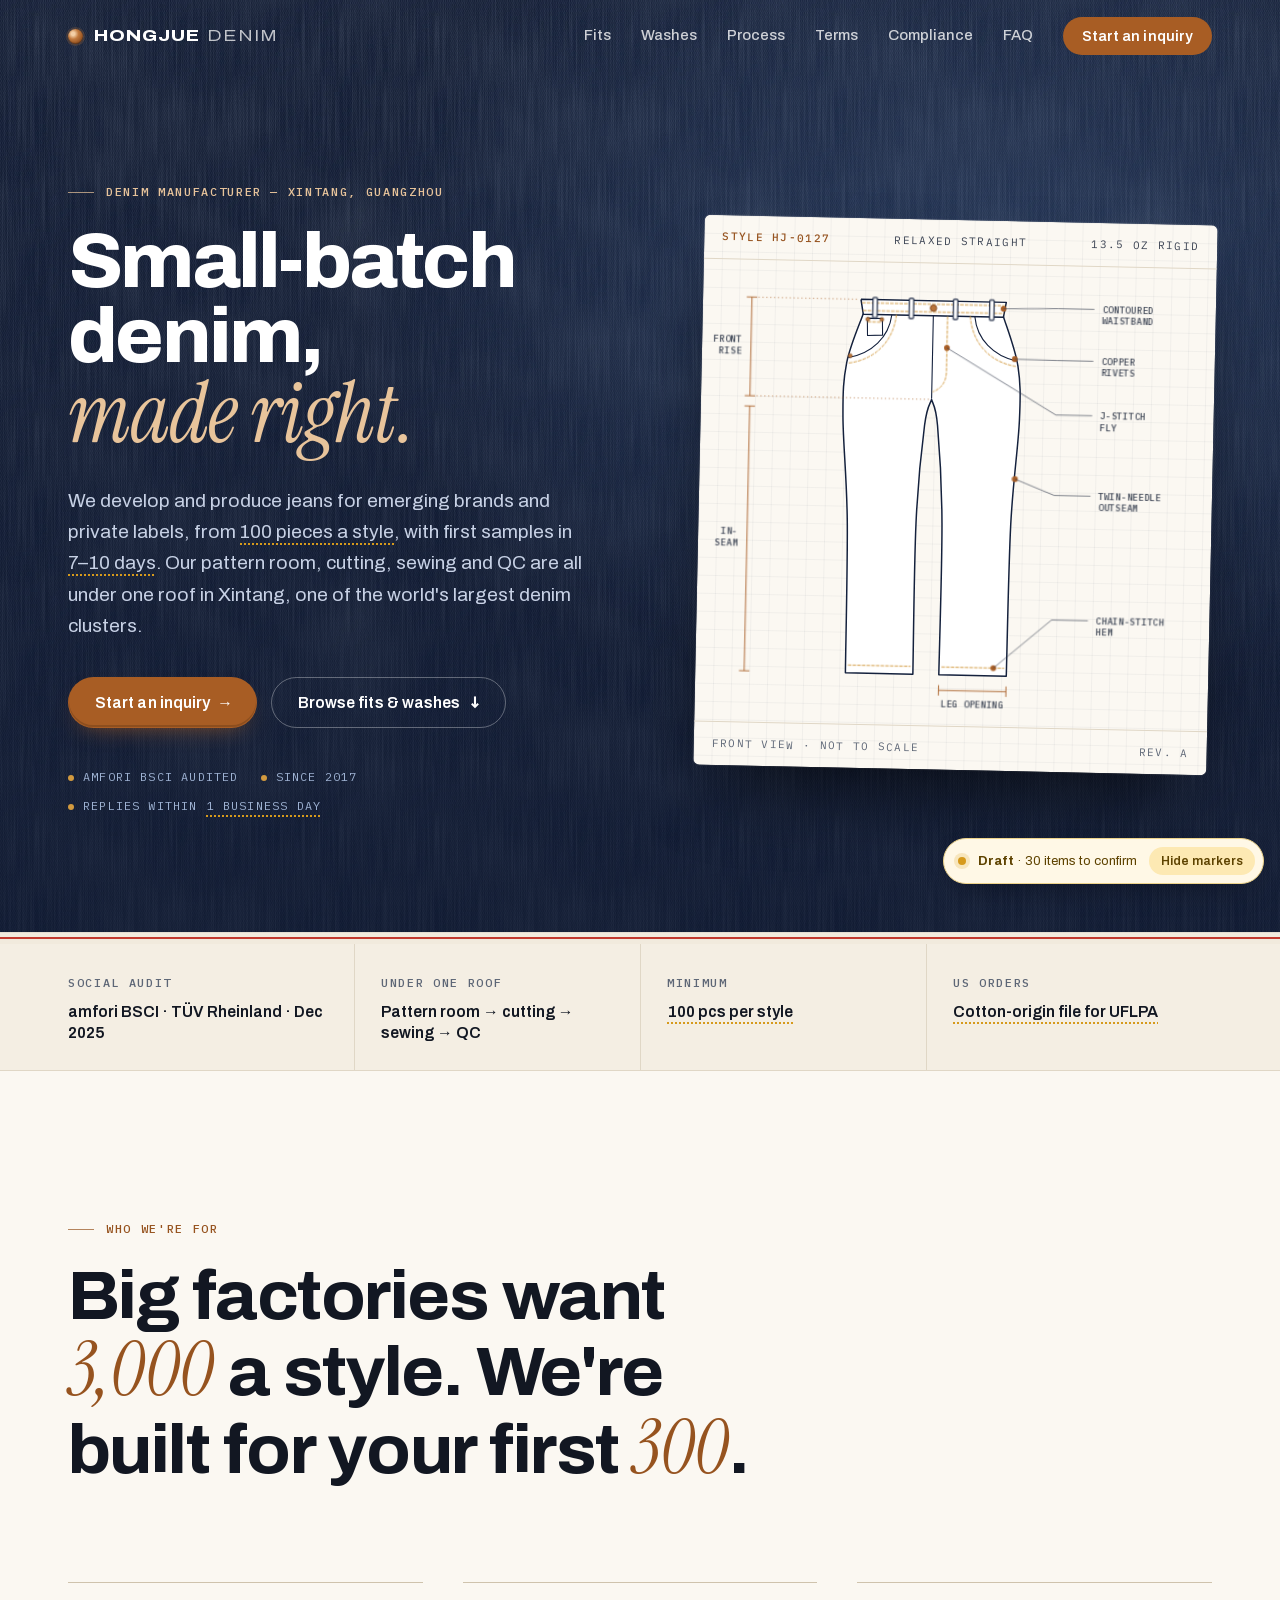
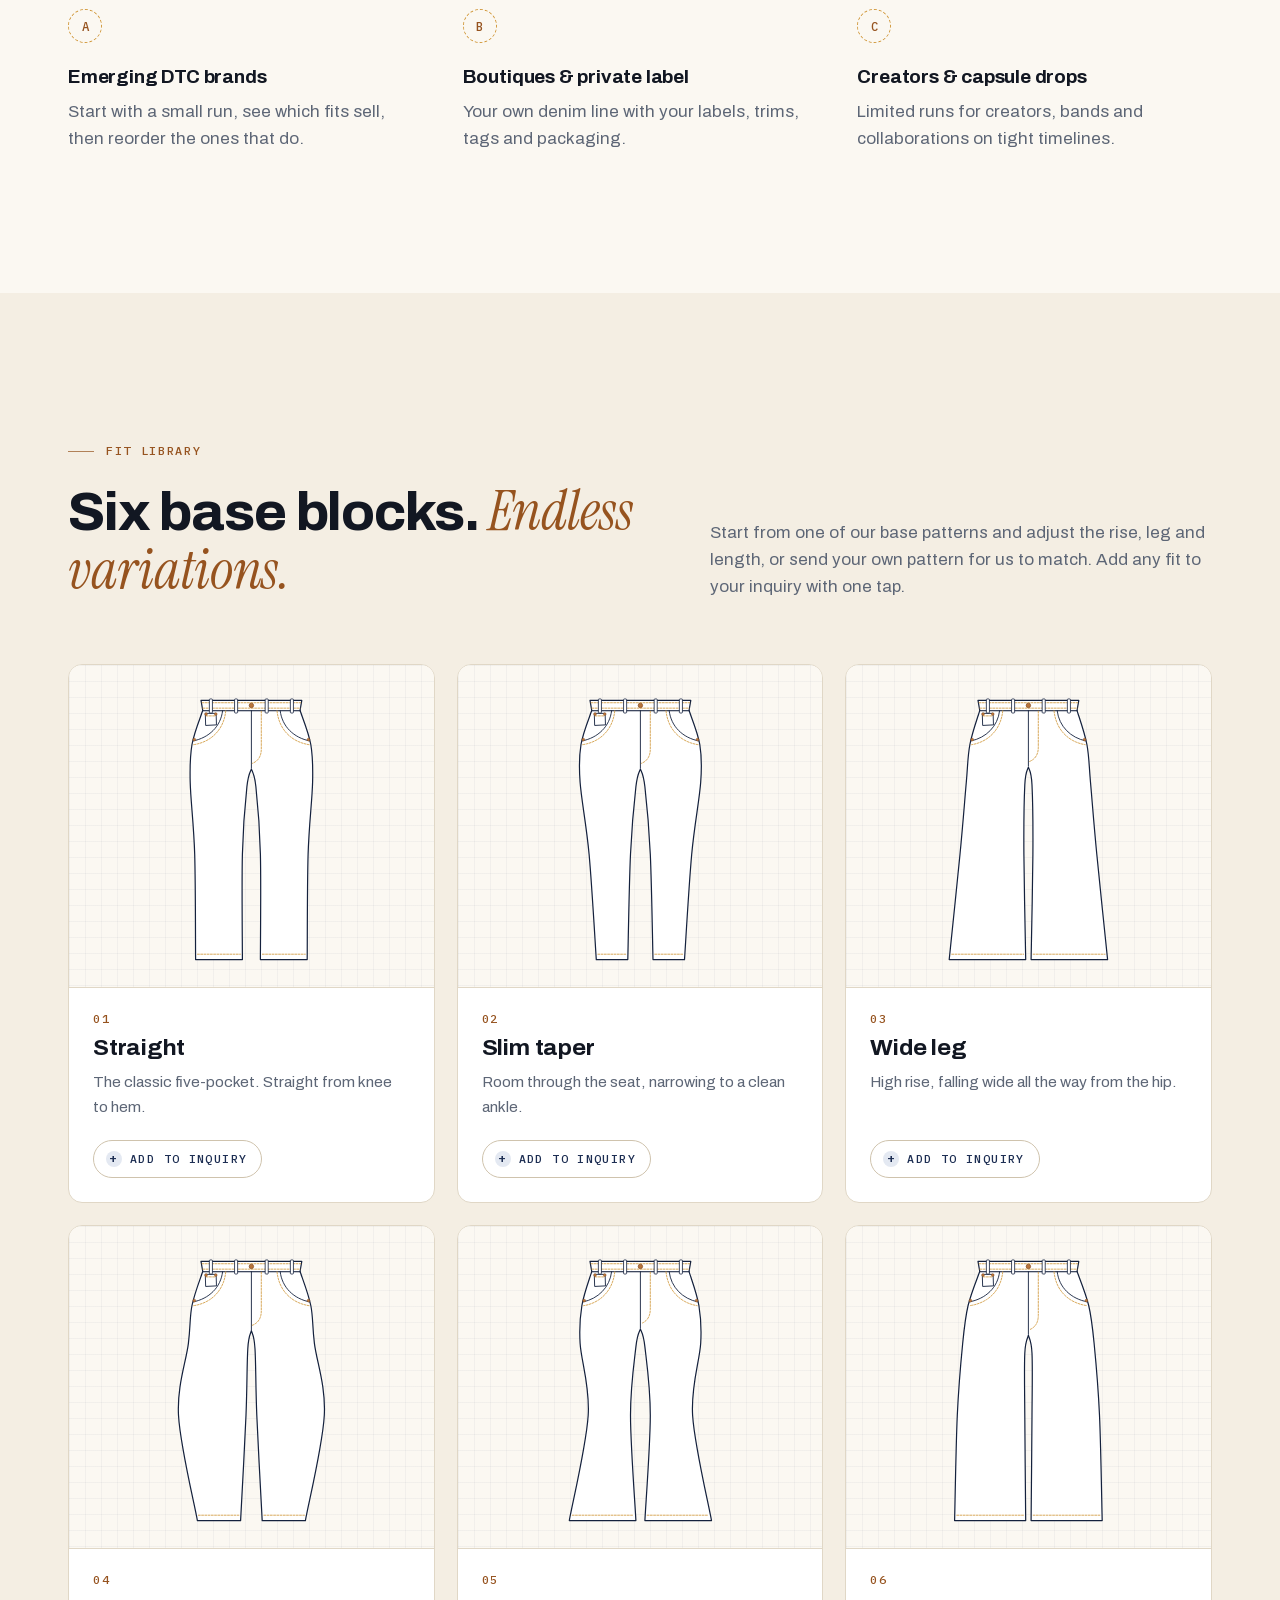
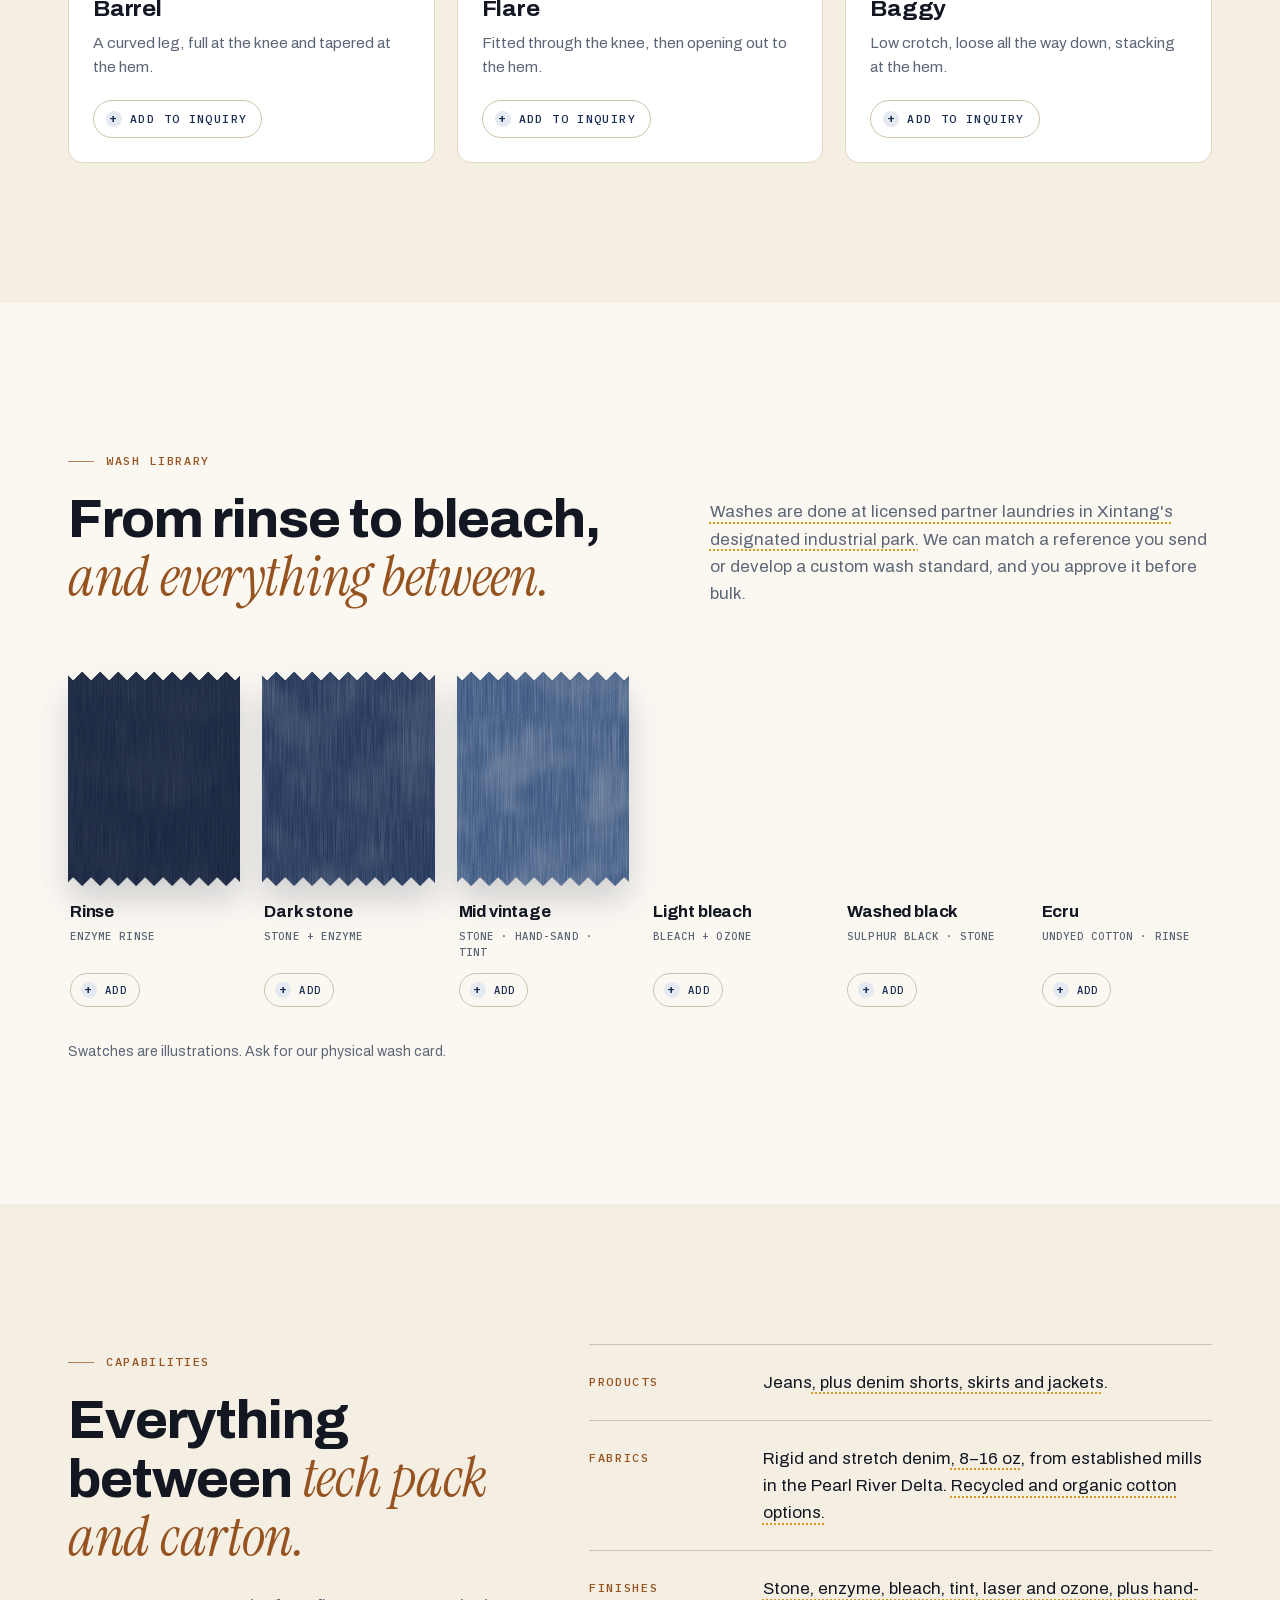
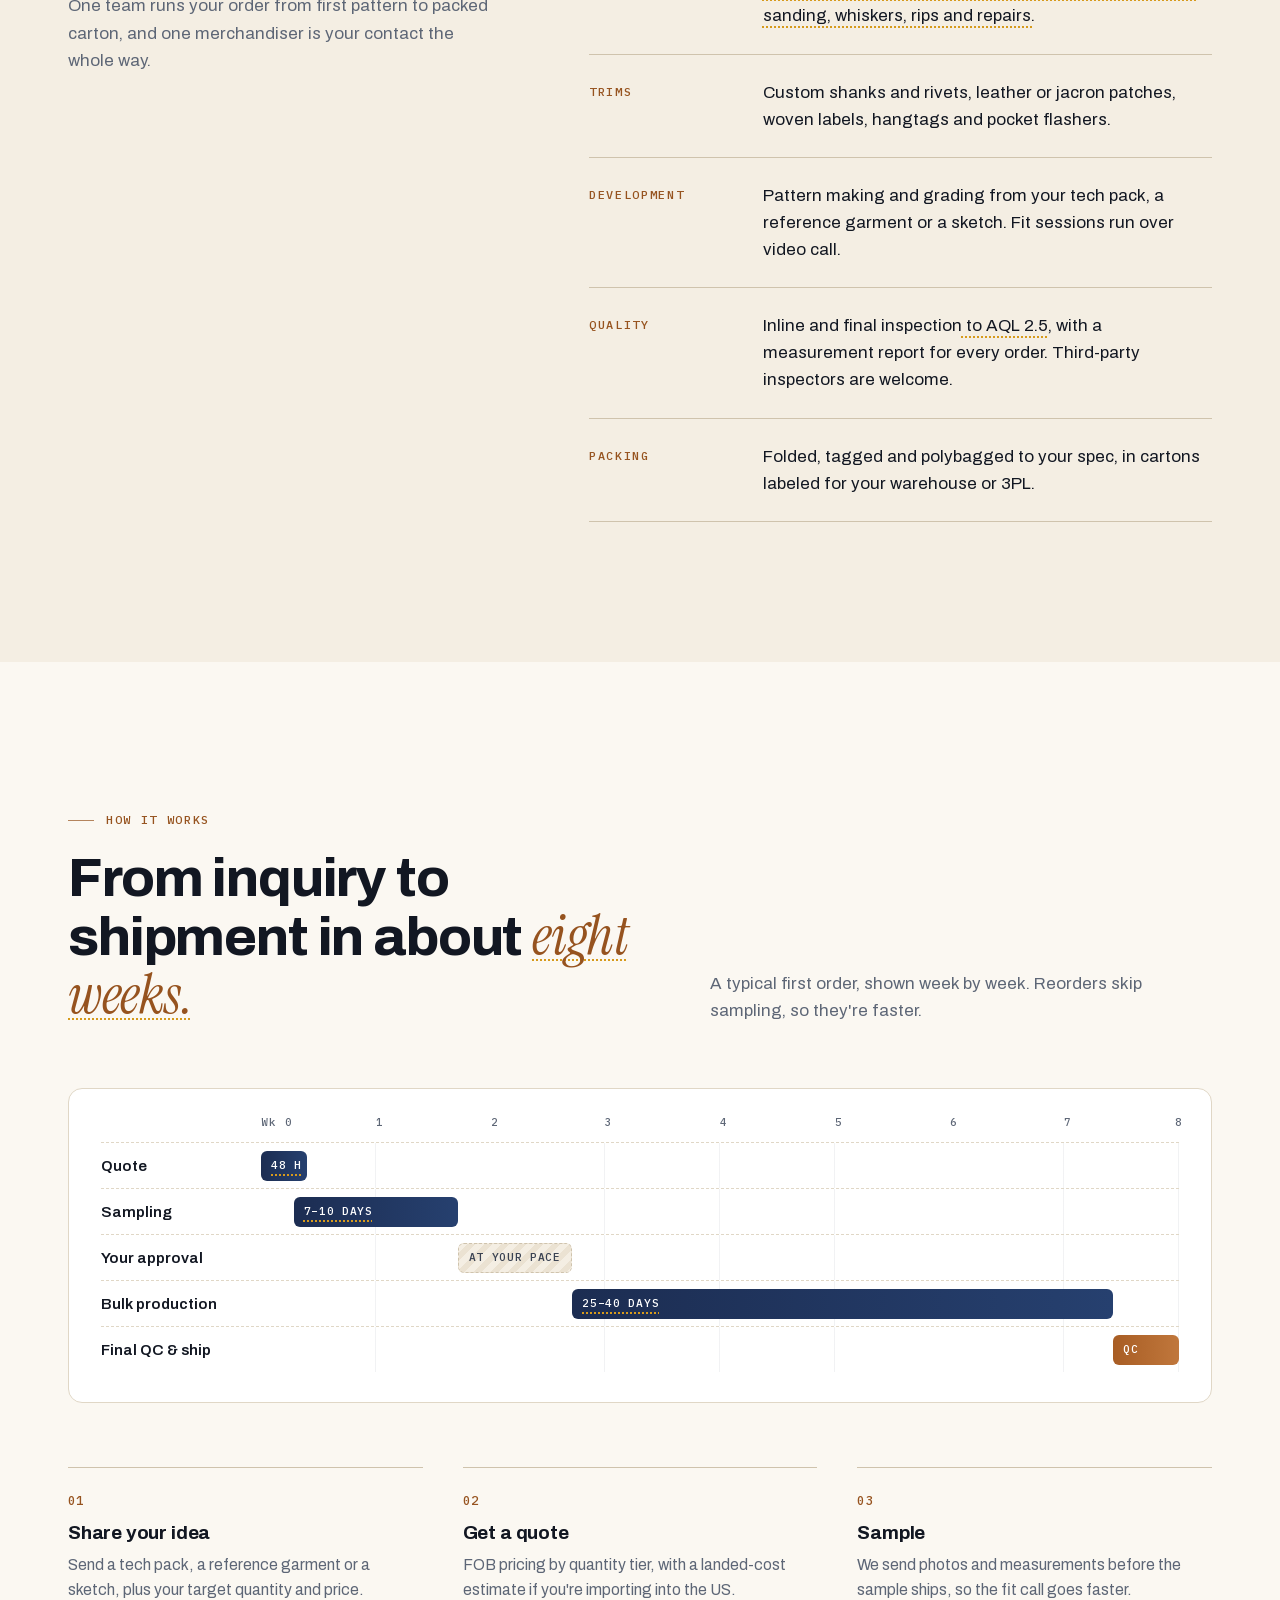
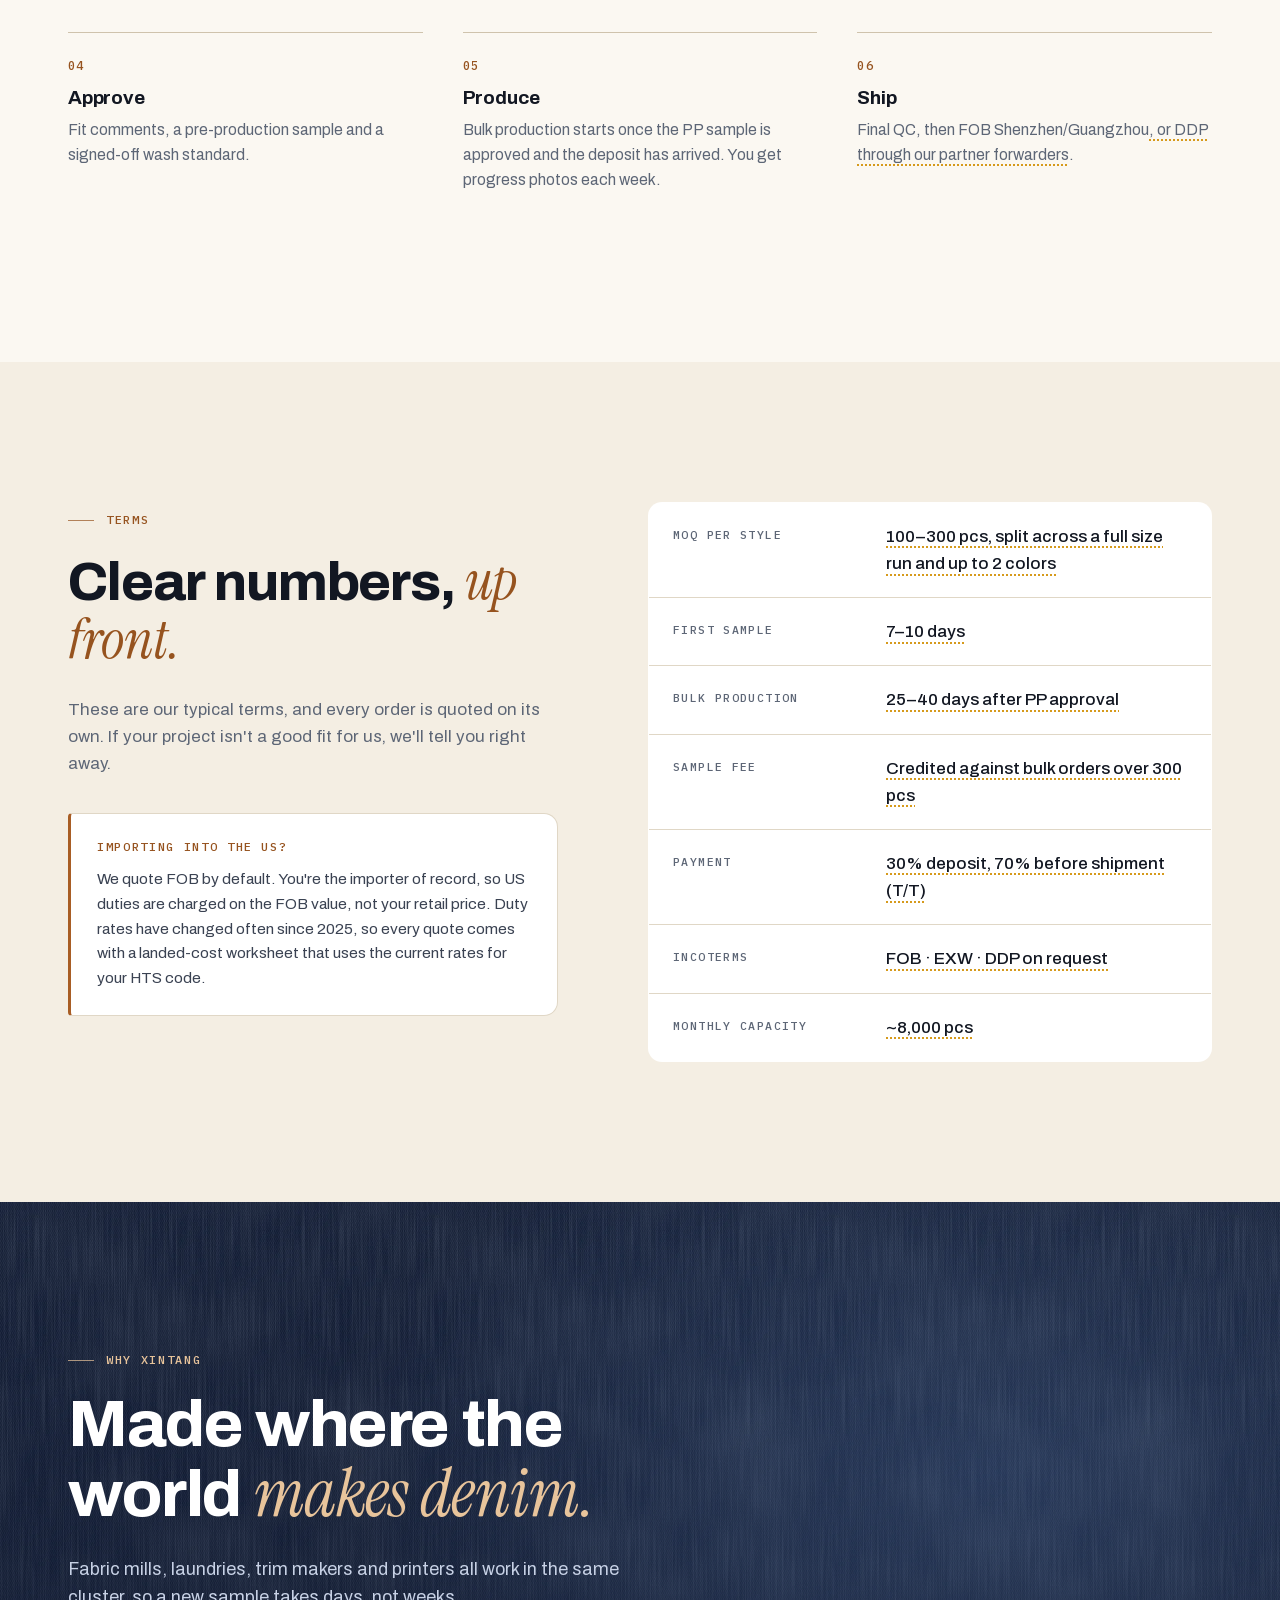
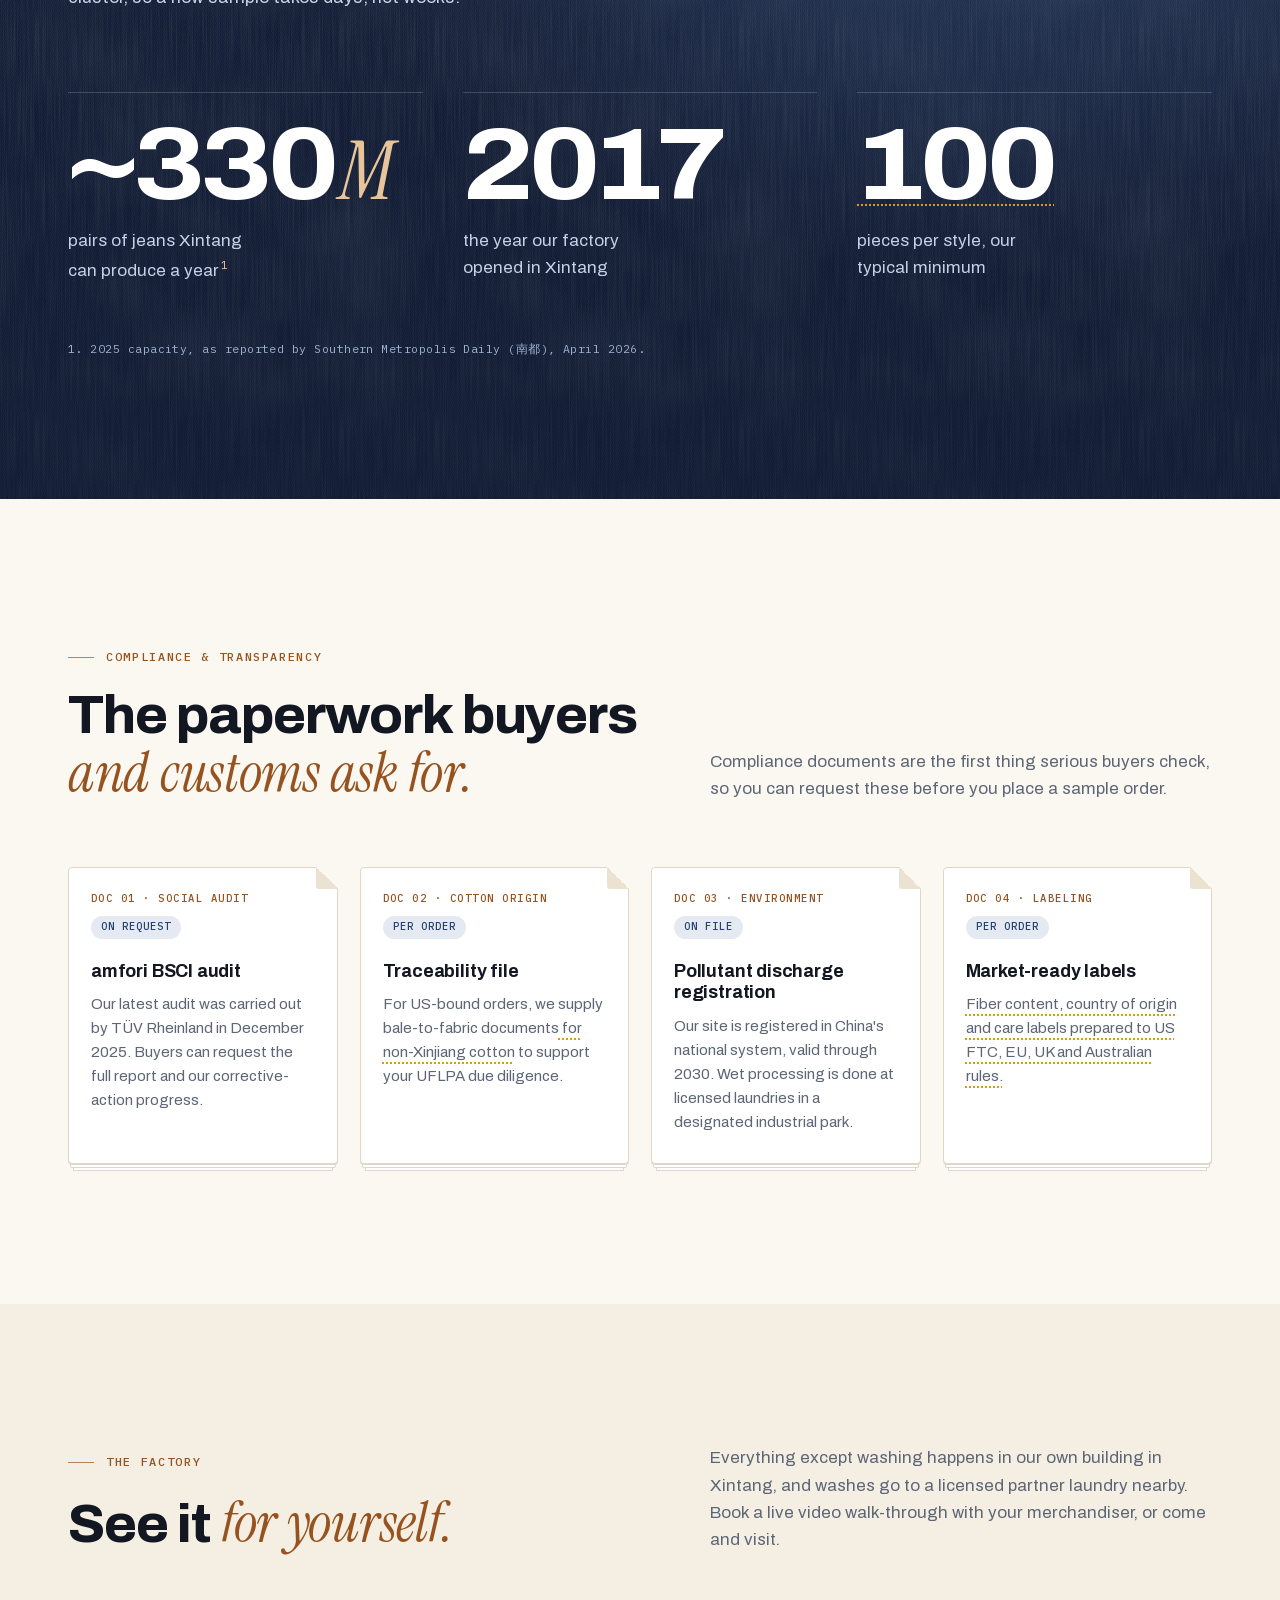
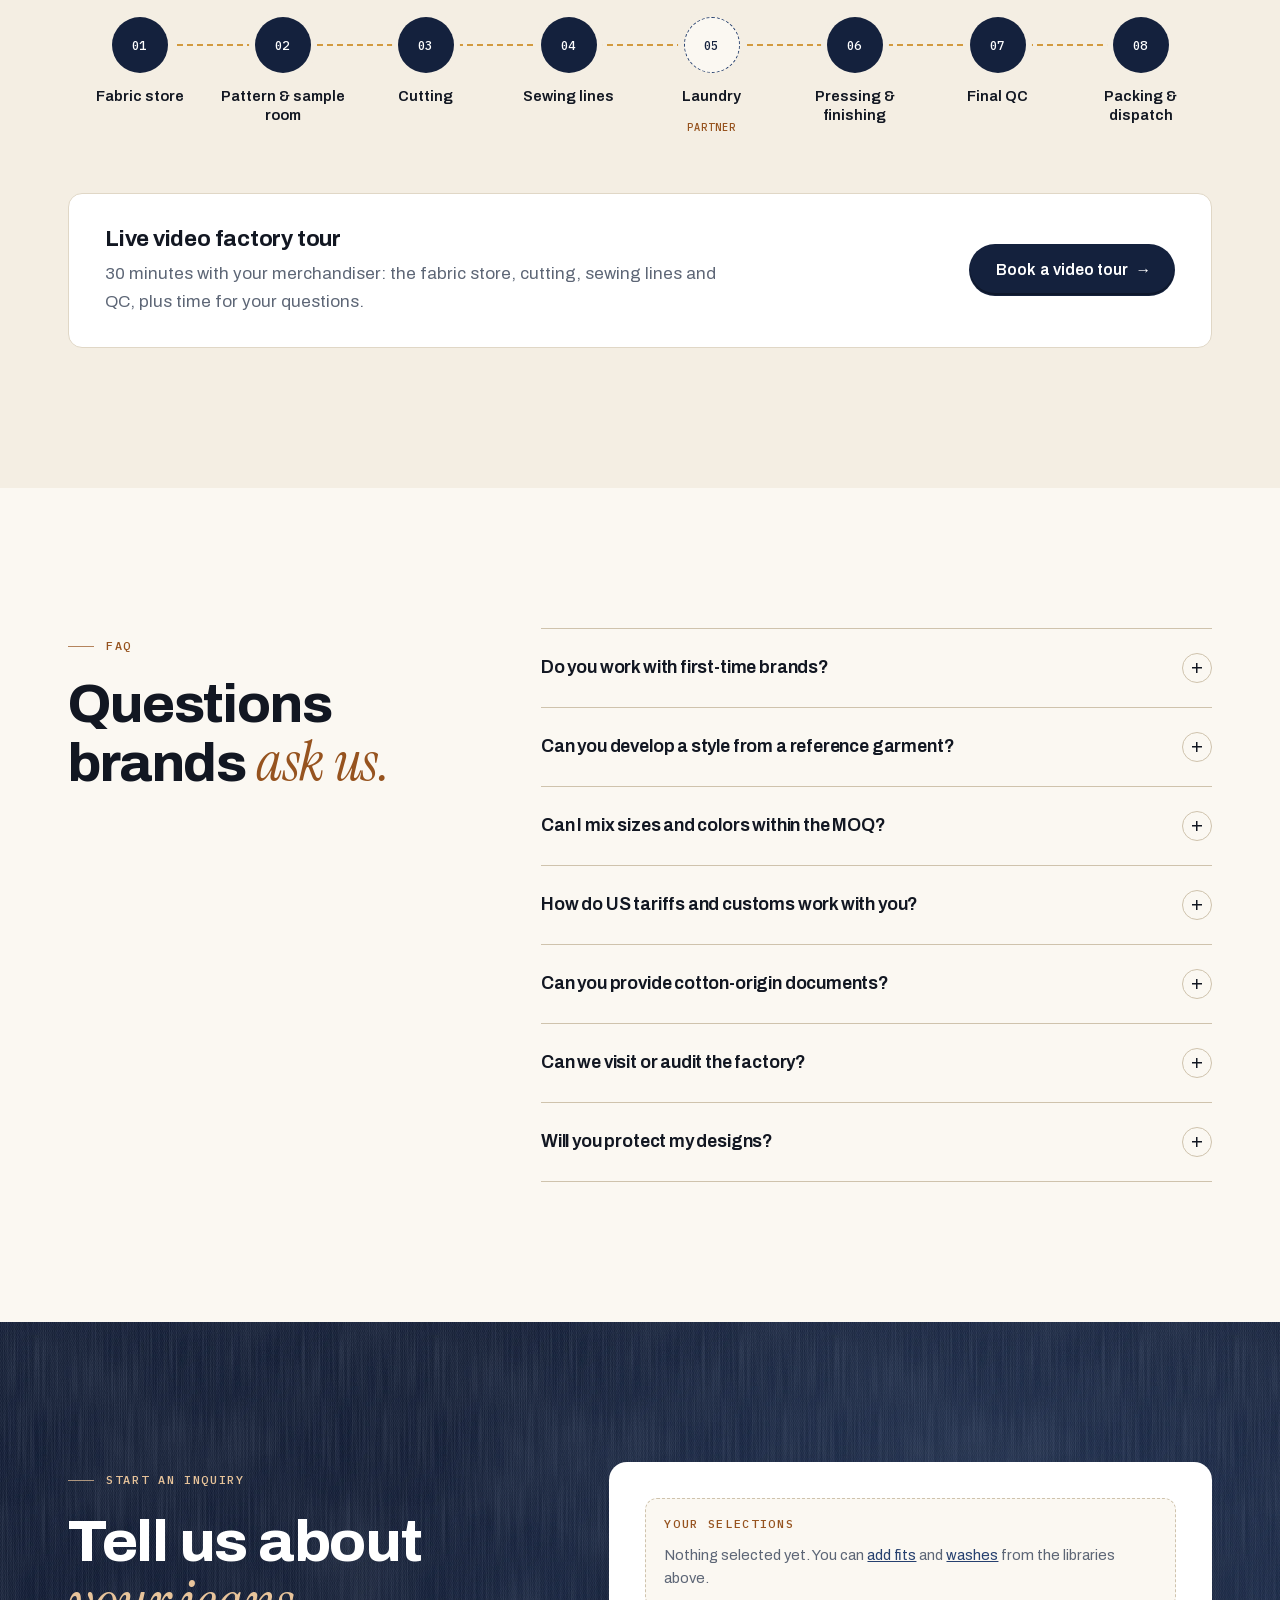
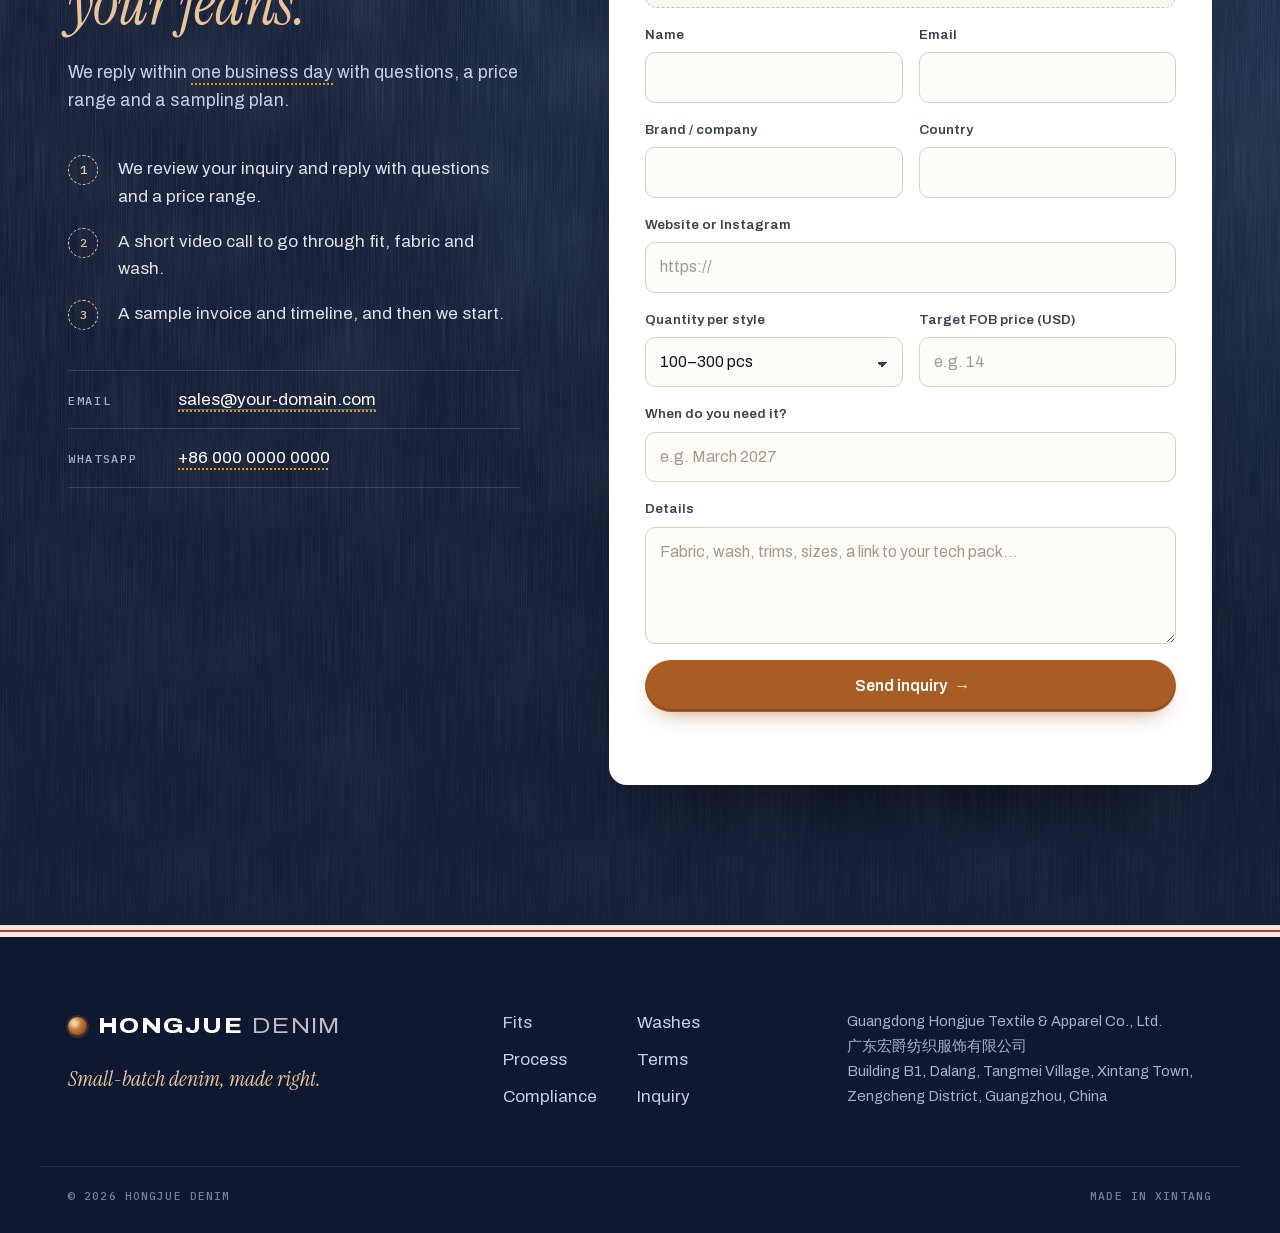
<file: jeans-export/website/index.html>
<!doctype html>
<html lang="en">
<head>
  <meta charset="utf-8">
  <meta name="viewport" content="width=device-width, initial-scale=1">
  <title>Hongjue Denim · Small-Batch Jeans Manufacturer in Xintang, Guangzhou</title>
  <meta name="description" content="Small-batch jeans manufacturer in Xintang, Guangzhou for emerging brands and private labels. Low MOQ, fast sampling, in-house pattern room, cutting, sewing and QC. amfori BSCI audited.">
  <meta name="theme-color" content="#14213d">
  <!-- After you buy a domain, uncomment and fill in: -->
  <!-- <link rel="canonical" href="https://www.your-domain.com/"> -->
  <meta property="og:type" content="website">
  <meta property="og:title" content="Hongjue Denim · Small-batch jeans manufacturer">
  <meta property="og:description" content="Low-MOQ denim development and production for emerging brands. Xintang, Guangzhou. amfori BSCI audited.">
  <!-- After launch, make this an absolute URL, e.g. https://www.your-domain.com/assets/img/og-image.png -->
  <meta property="og:image" content="assets/img/og-image.png">
  <meta name="twitter:card" content="summary_large_image">
  <link rel="icon" href="assets/img/favicon.svg" type="image/svg+xml">
  <link rel="preload" href="assets/fonts/archivo-normal-100-900.woff2" as="font" type="font/woff2" crossorigin>
  <link rel="stylesheet" href="assets/css/styles.css">
  <script>document.documentElement.classList.add('js')</script>
  <script type="application/ld+json">
  {
    "@context": "https://schema.org",
    "@type": "Organization",
    "name": "Guangdong Hongjue Textile & Apparel Co., Ltd.",
    "alternateName": ["Hongjue Denim", "广东宏爵纺织服饰有限公司"],
    "foundingDate": "2017",
    "description": "Small-batch jeans manufacturer for emerging brands and private labels.",
    "address": {
      "@type": "PostalAddress",
      "streetAddress": "Building B1, Dalang, Tangmei Village, Xintang Town, Zengcheng District",
      "addressLocality": "Guangzhou",
      "addressRegion": "Guangdong",
      "addressCountry": "CN"
    }
  }
  </script>
</head>

<!-- DRAFT MODE
     Text wrapped in <span class="tbd"> is an estimate that still has to be confirmed.
     When everything is confirmed, change <body class="draft"> to <body> — the markers and the draft pill disappear. -->
<body class="draft">
  <a class="skip-link" href="#main">Skip to content</a>

  <header class="site-header" data-header>
    <div class="wrap header-inner">
      <a href="#top" class="wordmark" aria-label="Hongjue Denim, back to top">
        <span class="rivet" aria-hidden="true"></span>
        <span class="wordmark-text">Hongjue<span>Denim</span></span>
      </a>
      <button class="nav-toggle" aria-expanded="false" aria-controls="site-nav">
        <span class="nav-toggle-bars" aria-hidden="true"></span><span class="sr-only">Menu</span>
      </button>
      <nav id="site-nav" class="site-nav" aria-label="Main">
        <a href="#fits">Fits</a>
        <a href="#washes">Washes</a>
        <a href="#process">Process</a>
        <a href="#terms">Terms</a>
        <a href="#compliance">Compliance</a>
        <a href="#faq">FAQ</a>
        <a href="#quote" class="btn btn-sm">Start an inquiry <span class="pick-count" data-pick-count hidden></span></a>
      </nav>
    </div>
  </header>

  <main id="main">

    <!-- ============ HERO ============ -->
    <section class="hero denim" id="top">
      <div class="wrap hero-grid">
        <div class="hero-copy">
          <p class="kicker">Denim manufacturer &mdash; Xintang, Guangzhou</p>
          <h1><span class="nowrap">Small-batch</span> denim, <em>made right.</em></h1>
          <p class="lede">
            We develop and produce jeans for emerging brands and private labels, from
            <span class="tbd nowrap">100 pieces a style</span>, with first samples in
            <span class="tbd nowrap">7–10 days</span>. Our pattern room, cutting, sewing and QC are
            all under one roof in Xintang, one of the world's largest denim clusters.
          </p>
          <div class="hero-ctas">
            <a href="#quote" class="btn">Start an inquiry</a>
            <a href="#fits" class="btn btn-ghost">Browse fits &amp; washes</a>
          </div>
          <ul class="hero-proof" aria-label="Highlights">
            <li>amfori BSCI audited</li>
            <li>Since 2017</li>
            <li>Replies within <span class="tbd">1 business day</span></li>
          </ul>
        </div>

        <figure class="techpack" aria-label="Example technical flat">
          <div class="techpack-head">
            <span>Style HJ-0127</span><span>Relaxed straight</span><span>13.5 oz rigid</span>
          </div>
          <div class="techpack-body"><!--@flat:hero--><svg class="techpack-svg" viewBox="0 0 380 340" role="img" aria-labelledby="hero-flat-title"><title id="hero-flat-title">Technical flat of a straight-leg jean with construction callouts</title><g transform="translate(70,14)" class="hero-jeans"><path class="fl-body fl-draw" pathLength="1" d="M46,15 L154,15 C156,21.3 163.7,39.7 166,53 C168.3,66.3 168.5,74.7 168,95 C167.5,115.3 164,142.2 163,175 C162,207.8 162.2,272.5 162,292 L110,292 C110,272.5 110.8,207 110,175 C109.2,143 106.7,115.8 105,100 C103.3,84.2 100.8,83.3 100,80 C99.2,83.3 96.7,84.2 95,100 C93.3,115.8 90.8,143 90,175 C89.2,207 90,272.5 90,292 L38,292 C37.8,272.5 38,207.8 37,175 C36,142.2 32.5,115.3 32,95 C31.5,74.7 31.7,66.3 34,53 C36.3,39.7 44,21.3 46,15 Z"/><path class="fl-band fl-draw" pathLength="1" d="M44,4 L156,4 L154,15.5 L46,15.5 Z"/><path class="fl-detail fl-draw" pathLength="1" d="M68,15.5 C66,33 53,45.5 35.4,49"/><path class="fl-detail fl-draw" pathLength="1" d="M132,15.5 C134,33 147,45.5 164.6,49"/><path class="fl-detail fl-draw" pathLength="1" d="M100,15.5 L100,79"/><path class="fl-detail fl-draw" pathLength="1" d="M49.2,18.4 L60.8,18.4 L61.2,31.2 L49.6,31.8 Z"/><g class="fl-stitches"><path class="fl-stitch" d="M46,12.6 L154,12.6 M45.2,6.6 L154.8,6.6"/><path class="fl-stitch" d="M71.5,15.5 C69.5,36 56,50 35.9,53.2 M128.5,15.5 C130.5,36 144,50 164.1,53.2"/><path class="fl-stitch" d="M111,16 L111,58 Q111,70 101,74"/><path class="fl-stitch" d="M49.8,21.2 L60.6,21.2"/><path class="fl-stitch" d="M40.1,286 L87.8,286 M112.2,286 L159.9,286"/></g><rect class="fl-loop" x="53.3" y="2.4" width="3.4" height="15.6" rx="0.8"/><rect class="fl-loop" x="81.3" y="2.4" width="3.4" height="15.6" rx="0.8"/><rect class="fl-loop" x="115.3" y="2.4" width="3.4" height="15.6" rx="0.8"/><rect class="fl-loop" x="143.3" y="2.4" width="3.4" height="15.6" rx="0.8"/><circle class="fl-button" cx="100" cy="9.6" r="2.5"/><circle class="fl-rivet" cx="36.6" cy="47.6" r="1.5"/><circle class="fl-rivet" cx="163.4" cy="47.6" r="1.5"/><circle class="fl-rivet" cx="49.6" cy="19.2" r="1.5"/><circle class="fl-rivet" cx="60.4" cy="19.2" r="1.5"/></g><g class="tp-annotations"><path class="tp-dim" d="M30,18 L30,94 M26,18 L34,18 M26,94 L34,94"/><path class="tp-guide" d="M35,18 L113,18 M35,94 L169,94"/><text class="tp-label" x="23" y="53" text-anchor="end">FRONT</text><text class="tp-label" x="23" y="62" text-anchor="end">RISE</text><path class="tp-dim" d="M30,102 L30,306 M26,102 L34,102 M26,306 L34,306"/><text class="tp-label" x="23" y="201" text-anchor="end">IN-</text><text class="tp-label" x="23" y="210" text-anchor="end">SEAM</text><path class="tp-dim" d="M180,318 L232,318 M180,314 L180,322 M232,314 L232,322"/><text class="tp-label" x="206" y="331" text-anchor="middle">LEG OPENING</text><g class="tp-callout" style="--i:0"><circle class="tp-dot" cx="224" cy="23" r="2.2"/><path class="tp-leader" d="M224,23 L266,22 L294,22"/><text class="tp-label" x="300" y="24.5" text-anchor="start">CONTOURED</text><text class="tp-label" x="300" y="33.5" text-anchor="start">WAISTBAND</text></g><g class="tp-callout" style="--i:1"><circle class="tp-dot" cx="233.4" cy="61.6" r="2.2"/><path class="tp-leader" d="M233.4,61.6 L266,62 L294,62"/><text class="tp-label" x="300" y="64.5" text-anchor="start">COPPER</text><text class="tp-label" x="300" y="73.5" text-anchor="start">RIVETS</text></g><g class="tp-callout" style="--i:2"><circle class="tp-dot" cx="181" cy="54" r="2.2"/><path class="tp-leader" d="M181,54 L266,104 L294,104"/><text class="tp-label" x="300" y="106.5" text-anchor="start">J-STITCH</text><text class="tp-label" x="300" y="115.5" text-anchor="start">FLY</text></g><g class="tp-callout" style="--i:3"><circle class="tp-dot" cx="235.5" cy="154" r="2.2"/><path class="tp-leader" d="M235.5,154 L266,166 L294,166"/><text class="tp-label" x="300" y="168.5" text-anchor="start">TWIN-NEEDLE</text><text class="tp-label" x="300" y="177.5" text-anchor="start">OUTSEAM</text></g><g class="tp-callout" style="--i:4"><circle class="tp-dot" cx="221.9" cy="300" r="2.2"/><path class="tp-leader" d="M221.9,300 L266,262 L294,262"/><text class="tp-label" x="300" y="264.5" text-anchor="start">CHAIN-STITCH</text><text class="tp-label" x="300" y="273.5" text-anchor="start">HEM</text></g></g></svg><!--@end--></div>
          <figcaption class="techpack-foot">
            <span>Front view · not to scale</span><span>Rev. A</span>
          </figcaption>
        </figure>
      </div>
      <div class="selvedge" aria-hidden="true"></div>
    </section>

    <!-- ============ TRUST BAR ============ -->
    <section class="trustbar" aria-label="Key facts">
      <div class="wrap trust-grid">
        <div class="trust-item">
          <p class="label">Social audit</p>
          <p>amfori BSCI · TÜV Rheinland · Dec 2025</p>
        </div>
        <div class="trust-item">
          <p class="label">Under one roof</p>
          <p>Pattern room → cutting → sewing → QC</p>
        </div>
        <div class="trust-item">
          <p class="label">Minimum</p>
          <p><span class="tbd">100 pcs per style</span></p>
        </div>
        <div class="trust-item">
          <p class="label">US orders</p>
          <p><span class="tbd">Cotton-origin file for UFLPA</span></p>
        </div>
      </div>
    </section>

    <!-- ============ WHO ============ -->
    <section class="section who" aria-labelledby="who-title">
      <div class="wrap">
        <p class="kicker" data-reveal>Who we're for</p>
        <h2 id="who-title" class="statement" data-reveal>
          Big factories want <span class="num">3,000</span> a style.
          We're built for your first <span class="num">300</span>.
        </h2>
        <div class="who-grid">
          <article class="who-item" data-reveal>
            <span class="who-index">A</span>
            <h3>Emerging DTC brands</h3>
            <p>Start with a small run, see which fits sell, then reorder the ones that do.</p>
          </article>
          <article class="who-item" data-reveal>
            <span class="who-index">B</span>
            <h3>Boutiques &amp; private label</h3>
            <p>Your own denim line with your labels, trims, tags and packaging.</p>
          </article>
          <article class="who-item" data-reveal>
            <span class="who-index">C</span>
            <h3>Creators &amp; capsule drops</h3>
            <p>Limited runs for creators, bands and collaborations on tight timelines.</p>
          </article>
        </div>
      </div>
    </section>

    <!-- ============ FITS ============ -->
    <section class="section fits" id="fits" aria-labelledby="fits-title">
      <div class="wrap">
        <div class="section-head">
          <div>
            <p class="kicker" data-reveal>Fit library</p>
            <h2 id="fits-title" data-reveal>Six base blocks. <em>Endless variations.</em></h2>
          </div>
          <p class="section-intro" data-reveal>
            Start from one of our base patterns and adjust the rise, leg and length, or send your
            own pattern for us to match. Add any fit to your inquiry with one tap.
          </p>
        </div>

        <ol class="fit-grid">
          <li class="fit-card" data-reveal>
            <div class="fit-art"><!--@flat:straight--><svg class="flat" viewBox="-6 -2 212 300" role="img" aria-labelledby="fit-straight-title"><title id="fit-straight-title">Straight fit technical flat</title><g transform="translate(0,0)" class=""><path class="fl-body fl-draw" pathLength="1" d="M46,15 L154,15 C156,21.3 163.7,39.7 166,53 C168.3,66.3 168.5,74.7 168,95 C167.5,115.3 164,142.2 163,175 C162,207.8 162.2,272.5 162,292 L110,292 C110,272.5 110.8,207 110,175 C109.2,143 106.7,115.8 105,100 C103.3,84.2 100.8,83.3 100,80 C99.2,83.3 96.7,84.2 95,100 C93.3,115.8 90.8,143 90,175 C89.2,207 90,272.5 90,292 L38,292 C37.8,272.5 38,207.8 37,175 C36,142.2 32.5,115.3 32,95 C31.5,74.7 31.7,66.3 34,53 C36.3,39.7 44,21.3 46,15 Z"/><path class="fl-band fl-draw" pathLength="1" d="M44,4 L156,4 L154,15.5 L46,15.5 Z"/><path class="fl-detail fl-draw" pathLength="1" d="M68,15.5 C66,33 53,45.5 35.4,49"/><path class="fl-detail fl-draw" pathLength="1" d="M132,15.5 C134,33 147,45.5 164.6,49"/><path class="fl-detail fl-draw" pathLength="1" d="M100,15.5 L100,79"/><path class="fl-detail fl-draw" pathLength="1" d="M49.2,18.4 L60.8,18.4 L61.2,31.2 L49.6,31.8 Z"/><g class="fl-stitches"><path class="fl-stitch" d="M46,12.6 L154,12.6 M45.2,6.6 L154.8,6.6"/><path class="fl-stitch" d="M71.5,15.5 C69.5,36 56,50 35.9,53.2 M128.5,15.5 C130.5,36 144,50 164.1,53.2"/><path class="fl-stitch" d="M111,16 L111,58 Q111,70 101,74"/><path class="fl-stitch" d="M49.8,21.2 L60.6,21.2"/><path class="fl-stitch" d="M40.1,286 L87.8,286 M112.2,286 L159.9,286"/></g><rect class="fl-loop" x="53.3" y="2.4" width="3.4" height="15.6" rx="0.8"/><rect class="fl-loop" x="81.3" y="2.4" width="3.4" height="15.6" rx="0.8"/><rect class="fl-loop" x="115.3" y="2.4" width="3.4" height="15.6" rx="0.8"/><rect class="fl-loop" x="143.3" y="2.4" width="3.4" height="15.6" rx="0.8"/><circle class="fl-button" cx="100" cy="9.6" r="2.5"/><circle class="fl-rivet" cx="36.6" cy="47.6" r="1.5"/><circle class="fl-rivet" cx="163.4" cy="47.6" r="1.5"/><circle class="fl-rivet" cx="49.6" cy="19.2" r="1.5"/><circle class="fl-rivet" cx="60.4" cy="19.2" r="1.5"/></g></svg><!--@end--></div>
            <div class="fit-meta">
              <p class="label">01</p>
              <h3>Straight</h3>
              <p>The classic five-pocket. Straight from knee to hem.</p>
              <button class="pick" type="button" data-pick="Fit: Straight" aria-pressed="false">Add to inquiry</button>
            </div>
          </li>
          <li class="fit-card" data-reveal>
            <div class="fit-art"><!--@flat:slim--><svg class="flat" viewBox="-6 -2 212 300" role="img" aria-labelledby="fit-slim-title"><title id="fit-slim-title">Slim fit technical flat</title><g transform="translate(0,0)" class=""><path class="fl-body fl-draw" pathLength="1" d="M46,15 L154,15 C156,21.3 163.8,39.7 166,53 C168.2,66.3 168.5,74.7 167,95 C165.5,115.3 160,142.2 157,175 C154,207.8 150.3,272.5 149,292 L114,292 C113.5,272.5 112.5,207 111,175 C109.5,143 106.8,115.8 105,100 C103.2,84.2 100.8,83.3 100,80 C99.2,83.3 96.8,84.2 95,100 C93.2,115.8 90.5,143 89,175 C87.5,207 86.5,272.5 86,292 L51,292 C49.7,272.5 46,207.8 43,175 C40,142.2 34.5,115.3 33,95 C31.5,74.7 31.8,66.3 34,53 C36.2,39.7 44,21.3 46,15 Z"/><path class="fl-band fl-draw" pathLength="1" d="M44,4 L156,4 L154,15.5 L46,15.5 Z"/><path class="fl-detail fl-draw" pathLength="1" d="M68,15.5 C66,33 53,45.5 35.4,49"/><path class="fl-detail fl-draw" pathLength="1" d="M132,15.5 C134,33 147,45.5 164.6,49"/><path class="fl-detail fl-draw" pathLength="1" d="M100,15.5 L100,79"/><path class="fl-detail fl-draw" pathLength="1" d="M49.2,18.4 L60.8,18.4 L61.2,31.2 L49.6,31.8 Z"/><g class="fl-stitches"><path class="fl-stitch" d="M46,12.6 L154,12.6 M45.2,6.6 L154.8,6.6"/><path class="fl-stitch" d="M71.5,15.5 C69.5,36 56,50 35.9,53.2 M128.5,15.5 C130.5,36 144,50 164.1,53.2"/><path class="fl-stitch" d="M111,16 L111,58 Q111,70 101,74"/><path class="fl-stitch" d="M49.8,21.2 L60.6,21.2"/><path class="fl-stitch" d="M52.8,286 L84,286 M116,286 L147.2,286"/></g><rect class="fl-loop" x="53.3" y="2.4" width="3.4" height="15.6" rx="0.8"/><rect class="fl-loop" x="81.3" y="2.4" width="3.4" height="15.6" rx="0.8"/><rect class="fl-loop" x="115.3" y="2.4" width="3.4" height="15.6" rx="0.8"/><rect class="fl-loop" x="143.3" y="2.4" width="3.4" height="15.6" rx="0.8"/><circle class="fl-button" cx="100" cy="9.6" r="2.5"/><circle class="fl-rivet" cx="36.6" cy="47.6" r="1.5"/><circle class="fl-rivet" cx="163.4" cy="47.6" r="1.5"/><circle class="fl-rivet" cx="49.6" cy="19.2" r="1.5"/><circle class="fl-rivet" cx="60.4" cy="19.2" r="1.5"/></g></svg><!--@end--></div>
            <div class="fit-meta">
              <p class="label">02</p>
              <h3>Slim taper</h3>
              <p>Room through the seat, narrowing to a clean ankle.</p>
              <button class="pick" type="button" data-pick="Fit: Slim taper" aria-pressed="false">Add to inquiry</button>
            </div>
          </li>
          <li class="fit-card" data-reveal>
            <div class="fit-art"><!--@flat:wide--><svg class="flat" viewBox="-6 -2 212 300" role="img" aria-labelledby="fit-wide-title"><title id="fit-wide-title">Wide fit technical flat</title><g transform="translate(0,0)" class=""><path class="fl-body fl-draw" pathLength="1" d="M46,15 L154,15 C155.8,21.3 162.5,39.7 165,53 C167.5,66.3 167.2,74.7 169,95 C170.8,115.3 172.8,142.2 176,175 C179.2,207.8 186,272.5 188,292 L103,292 C103.3,272.5 104.8,207.3 105,175 C105.2,142.7 104.8,114.2 104,98 C103.2,81.8 100.7,81.3 100,78 C99.3,81.3 96.8,81.8 96,98 C95.2,114.2 94.8,142.7 95,175 C95.2,207.3 96.7,272.5 97,292 L12,292 C14,272.5 20.8,207.8 24,175 C27.2,142.2 29.2,115.3 31,95 C32.8,74.7 32.5,66.3 35,53 C37.5,39.7 44.2,21.3 46,15 Z"/><path class="fl-band fl-draw" pathLength="1" d="M44,4 L156,4 L154,15.5 L46,15.5 Z"/><path class="fl-detail fl-draw" pathLength="1" d="M68,15.5 C66,33 53,45.5 36.4,49"/><path class="fl-detail fl-draw" pathLength="1" d="M132,15.5 C134,33 147,45.5 163.6,49"/><path class="fl-detail fl-draw" pathLength="1" d="M100,15.5 L100,77"/><path class="fl-detail fl-draw" pathLength="1" d="M49.2,18.4 L60.8,18.4 L61.2,31.2 L49.6,31.8 Z"/><g class="fl-stitches"><path class="fl-stitch" d="M46,12.6 L154,12.6 M45.2,6.6 L154.8,6.6"/><path class="fl-stitch" d="M71.5,15.5 C69.5,36 56,50 36.9,53.2 M128.5,15.5 C130.5,36 144,50 163.1,53.2"/><path class="fl-stitch" d="M111,16 L111,56 Q111,68 101,72"/><path class="fl-stitch" d="M49.8,21.2 L60.6,21.2"/><path class="fl-stitch" d="M14.8,286 L94.7,286 M105.3,286 L185.2,286"/></g><rect class="fl-loop" x="53.3" y="2.4" width="3.4" height="15.6" rx="0.8"/><rect class="fl-loop" x="81.3" y="2.4" width="3.4" height="15.6" rx="0.8"/><rect class="fl-loop" x="115.3" y="2.4" width="3.4" height="15.6" rx="0.8"/><rect class="fl-loop" x="143.3" y="2.4" width="3.4" height="15.6" rx="0.8"/><circle class="fl-button" cx="100" cy="9.6" r="2.5"/><circle class="fl-rivet" cx="37.6" cy="47.6" r="1.5"/><circle class="fl-rivet" cx="162.4" cy="47.6" r="1.5"/><circle class="fl-rivet" cx="49.6" cy="19.2" r="1.5"/><circle class="fl-rivet" cx="60.4" cy="19.2" r="1.5"/></g></svg><!--@end--></div>
            <div class="fit-meta">
              <p class="label">03</p>
              <h3>Wide leg</h3>
              <p>High rise, falling wide all the way from the hip.</p>
              <button class="pick" type="button" data-pick="Fit: Wide leg" aria-pressed="false">Add to inquiry</button>
            </div>
          </li>
          <li class="fit-card" data-reveal>
            <div class="fit-art"><!--@flat:barrel--><svg class="flat" viewBox="-6 -2 212 300" role="img" aria-labelledby="fit-barrel-title"><title id="fit-barrel-title">Barrel fit technical flat</title><g transform="translate(0,0)" class=""><path class="fl-body fl-draw" pathLength="1" d="M46,15 L154,15 C156,21.3 163.3,39.7 166,53 C168.7,66.3 167.5,74.7 170,95 C172.5,115.3 182.7,142.2 181,175 C179.3,207.8 163.5,272.5 160,292 L112,292 C111,272.5 107.3,206.8 106,175 C104.7,143.2 105,116.7 104,101 C103,85.3 100.7,84.3 100,81 C99.3,84.3 97,85.3 96,101 C95,116.7 95.3,143.2 94,175 C92.7,206.8 89,272.5 88,292 L40,292 C36.5,272.5 20.7,207.8 19,175 C17.3,142.2 27.5,115.3 30,95 C32.5,74.7 31.3,66.3 34,53 C36.7,39.7 44,21.3 46,15 Z"/><path class="fl-band fl-draw" pathLength="1" d="M44,4 L156,4 L154,15.5 L46,15.5 Z"/><path class="fl-detail fl-draw" pathLength="1" d="M68,15.5 C66,33 53,45.5 35.4,49"/><path class="fl-detail fl-draw" pathLength="1" d="M132,15.5 C134,33 147,45.5 164.6,49"/><path class="fl-detail fl-draw" pathLength="1" d="M100,15.5 L100,80"/><path class="fl-detail fl-draw" pathLength="1" d="M49.2,18.4 L60.8,18.4 L61.2,31.2 L49.6,31.8 Z"/><g class="fl-stitches"><path class="fl-stitch" d="M46,12.6 L154,12.6 M45.2,6.6 L154.8,6.6"/><path class="fl-stitch" d="M71.5,15.5 C69.5,36 56,50 35.9,53.2 M128.5,15.5 C130.5,36 144,50 164.1,53.2"/><path class="fl-stitch" d="M111,16 L111,59 Q111,71 101,75"/><path class="fl-stitch" d="M49.8,21.2 L60.6,21.2"/><path class="fl-stitch" d="M41.1,286 L86.1,286 M113.9,286 L158.9,286"/></g><rect class="fl-loop" x="53.3" y="2.4" width="3.4" height="15.6" rx="0.8"/><rect class="fl-loop" x="81.3" y="2.4" width="3.4" height="15.6" rx="0.8"/><rect class="fl-loop" x="115.3" y="2.4" width="3.4" height="15.6" rx="0.8"/><rect class="fl-loop" x="143.3" y="2.4" width="3.4" height="15.6" rx="0.8"/><circle class="fl-button" cx="100" cy="9.6" r="2.5"/><circle class="fl-rivet" cx="36.6" cy="47.6" r="1.5"/><circle class="fl-rivet" cx="163.4" cy="47.6" r="1.5"/><circle class="fl-rivet" cx="49.6" cy="19.2" r="1.5"/><circle class="fl-rivet" cx="60.4" cy="19.2" r="1.5"/></g></svg><!--@end--></div>
            <div class="fit-meta">
              <p class="label">04</p>
              <h3>Barrel</h3>
              <p>A curved leg, full at the knee and tapered at the hem.</p>
              <button class="pick" type="button" data-pick="Fit: Barrel" aria-pressed="false">Add to inquiry</button>
            </div>
          </li>
          <li class="fit-card" data-reveal>
            <div class="fit-art"><!--@flat:flare--><svg class="flat" viewBox="-6 -2 212 300" role="img" aria-labelledby="fit-flare-title"><title id="fit-flare-title">Flare fit technical flat</title><g transform="translate(0,0)" class=""><path class="fl-body fl-draw" pathLength="1" d="M46,15 L154,15 C155.8,21.3 162.8,39.7 165,53 C167.2,66.3 168.2,74.7 167,95 C165.8,115.3 156,142.2 158,175 C160,207.8 175.5,272.5 179,292 L105,292 C106,272.5 111,207.2 111,175 C111,142.8 106.8,115 105,99 C103.2,83 100.8,82.3 100,79 C99.2,82.3 96.8,83 95,99 C93.2,115 89,142.8 89,175 C89,207.2 94,272.5 95,292 L21,292 C24.5,272.5 40,207.8 42,175 C44,142.2 34.2,115.3 33,95 C31.8,74.7 32.8,66.3 35,53 C37.2,39.7 44.2,21.3 46,15 Z"/><path class="fl-band fl-draw" pathLength="1" d="M44,4 L156,4 L154,15.5 L46,15.5 Z"/><path class="fl-detail fl-draw" pathLength="1" d="M68,15.5 C66,33 53,45.5 36.4,49"/><path class="fl-detail fl-draw" pathLength="1" d="M132,15.5 C134,33 147,45.5 163.6,49"/><path class="fl-detail fl-draw" pathLength="1" d="M100,15.5 L100,78"/><path class="fl-detail fl-draw" pathLength="1" d="M49.2,18.4 L60.8,18.4 L61.2,31.2 L49.6,31.8 Z"/><g class="fl-stitches"><path class="fl-stitch" d="M46,12.6 L154,12.6 M45.2,6.6 L154.8,6.6"/><path class="fl-stitch" d="M71.5,15.5 C69.5,36 56,50 36.9,53.2 M128.5,15.5 C130.5,36 144,50 163.1,53.2"/><path class="fl-stitch" d="M111,16 L111,57 Q111,69 101,73"/><path class="fl-stitch" d="M49.8,21.2 L60.6,21.2"/><path class="fl-stitch" d="M24.3,286 L92.5,286 M107.5,286 L175.7,286"/></g><rect class="fl-loop" x="53.3" y="2.4" width="3.4" height="15.6" rx="0.8"/><rect class="fl-loop" x="81.3" y="2.4" width="3.4" height="15.6" rx="0.8"/><rect class="fl-loop" x="115.3" y="2.4" width="3.4" height="15.6" rx="0.8"/><rect class="fl-loop" x="143.3" y="2.4" width="3.4" height="15.6" rx="0.8"/><circle class="fl-button" cx="100" cy="9.6" r="2.5"/><circle class="fl-rivet" cx="37.6" cy="47.6" r="1.5"/><circle class="fl-rivet" cx="162.4" cy="47.6" r="1.5"/><circle class="fl-rivet" cx="49.6" cy="19.2" r="1.5"/><circle class="fl-rivet" cx="60.4" cy="19.2" r="1.5"/></g></svg><!--@end--></div>
            <div class="fit-meta">
              <p class="label">05</p>
              <h3>Flare</h3>
              <p>Fitted through the knee, then opening out to the hem.</p>
              <button class="pick" type="button" data-pick="Fit: Flare" aria-pressed="false">Add to inquiry</button>
            </div>
          </li>
          <li class="fit-card" data-reveal>
            <div class="fit-art"><!--@flat:baggy--><svg class="flat" viewBox="-6 -2 212 300" role="img" aria-labelledby="fit-baggy-title"><title id="fit-baggy-title">Baggy fit technical flat</title><g transform="translate(0,0)" class=""><path class="fl-body fl-draw" pathLength="1" d="M46,15 L154,15 C156.2,21.3 163.8,39.7 167,53 C170.2,66.3 171,74.7 173,95 C175,115.3 177.5,142.2 179,175 C180.5,207.8 181.5,272.5 182,292 L103,292 C103.2,272.5 103.8,206 104,175 C104.2,144 104.7,120.8 104,106 C103.3,91.2 100.7,89.3 100,86 C99.3,89.3 96.7,91.2 96,106 C95.3,120.8 95.8,144 96,175 C96.2,206 96.8,272.5 97,292 L18,292 C18.5,272.5 19.5,207.8 21,175 C22.5,142.2 25,115.3 27,95 C29,74.7 29.8,66.3 33,53 C36.2,39.7 43.8,21.3 46,15 Z"/><path class="fl-band fl-draw" pathLength="1" d="M44,4 L156,4 L154,15.5 L46,15.5 Z"/><path class="fl-detail fl-draw" pathLength="1" d="M68,15.5 C66,33 53,45.5 34.4,49"/><path class="fl-detail fl-draw" pathLength="1" d="M132,15.5 C134,33 147,45.5 165.6,49"/><path class="fl-detail fl-draw" pathLength="1" d="M100,15.5 L100,85"/><path class="fl-detail fl-draw" pathLength="1" d="M49.2,18.4 L60.8,18.4 L61.2,31.2 L49.6,31.8 Z"/><g class="fl-stitches"><path class="fl-stitch" d="M46,12.6 L154,12.6 M45.2,6.6 L154.8,6.6"/><path class="fl-stitch" d="M71.5,15.5 C69.5,36 56,50 34.9,53.2 M128.5,15.5 C130.5,36 144,50 165.1,53.2"/><path class="fl-stitch" d="M111,16 L111,64 Q111,76 101,80"/><path class="fl-stitch" d="M49.8,21.2 L60.6,21.2"/><path class="fl-stitch" d="M20.4,286 L94.7,286 M105.3,286 L179.6,286"/></g><rect class="fl-loop" x="53.3" y="2.4" width="3.4" height="15.6" rx="0.8"/><rect class="fl-loop" x="81.3" y="2.4" width="3.4" height="15.6" rx="0.8"/><rect class="fl-loop" x="115.3" y="2.4" width="3.4" height="15.6" rx="0.8"/><rect class="fl-loop" x="143.3" y="2.4" width="3.4" height="15.6" rx="0.8"/><circle class="fl-button" cx="100" cy="9.6" r="2.5"/><circle class="fl-rivet" cx="35.6" cy="47.6" r="1.5"/><circle class="fl-rivet" cx="164.4" cy="47.6" r="1.5"/><circle class="fl-rivet" cx="49.6" cy="19.2" r="1.5"/><circle class="fl-rivet" cx="60.4" cy="19.2" r="1.5"/></g></svg><!--@end--></div>
            <div class="fit-meta">
              <p class="label">06</p>
              <h3>Baggy</h3>
              <p>Low crotch, loose all the way down, stacking at the hem.</p>
              <button class="pick" type="button" data-pick="Fit: Baggy" aria-pressed="false">Add to inquiry</button>
            </div>
          </li>
        </ol>
      </div>
    </section>

    <!-- ============ WASHES ============ -->
    <section class="section washes" id="washes" aria-labelledby="washes-title">
      <div class="wrap">
        <div class="section-head">
          <div>
            <p class="kicker" data-reveal>Wash library</p>
            <h2 id="washes-title" data-reveal>From rinse to bleach, <em>and everything between.</em></h2>
          </div>
          <p class="section-intro" data-reveal>
            <span class="tbd">Washes are done at licensed partner laundries in Xintang's designated industrial park.</span>
            We can match a reference you send or develop a custom wash standard, and you approve it before bulk.
          </p>
        </div>

        <ul class="wash-grid">
          <li class="wash" data-reveal>
            <div class="swatch"><img src="assets/img/wash-rinse.webp" alt="Rinse wash denim swatch, deep indigo" width="600" height="750" loading="lazy" decoding="async"></div>
            <div class="wash-meta">
              <h3>Rinse</h3><p class="label">Enzyme rinse</p>
              <button class="pick pick-light" type="button" data-pick="Wash: Rinse" aria-pressed="false">Add</button>
            </div>
          </li>
          <li class="wash" data-reveal>
            <div class="swatch"><img src="assets/img/wash-dark-stone.webp" alt="Dark stone wash denim swatch" width="600" height="750" loading="lazy" decoding="async"></div>
            <div class="wash-meta">
              <h3>Dark stone</h3><p class="label">Stone + enzyme</p>
              <button class="pick pick-light" type="button" data-pick="Wash: Dark stone" aria-pressed="false">Add</button>
            </div>
          </li>
          <li class="wash" data-reveal>
            <div class="swatch"><img src="assets/img/wash-mid-vintage.webp" alt="Mid vintage wash denim swatch" width="600" height="750" loading="lazy" decoding="async"></div>
            <div class="wash-meta">
              <h3>Mid vintage</h3><p class="label">Stone · hand-sand · tint</p>
              <button class="pick pick-light" type="button" data-pick="Wash: Mid vintage" aria-pressed="false">Add</button>
            </div>
          </li>
          <li class="wash" data-reveal>
            <div class="swatch"><img src="assets/img/wash-light-bleach.webp" alt="Light bleach wash denim swatch" width="600" height="750" loading="lazy" decoding="async"></div>
            <div class="wash-meta">
              <h3>Light bleach</h3><p class="label">Bleach + ozone</p>
              <button class="pick pick-light" type="button" data-pick="Wash: Light bleach" aria-pressed="false">Add</button>
            </div>
          </li>
          <li class="wash" data-reveal>
            <div class="swatch"><img src="assets/img/wash-washed-black.webp" alt="Washed black denim swatch" width="600" height="750" loading="lazy" decoding="async"></div>
            <div class="wash-meta">
              <h3>Washed black</h3><p class="label">Sulphur black · stone</p>
              <button class="pick pick-light" type="button" data-pick="Wash: Washed black" aria-pressed="false">Add</button>
            </div>
          </li>
          <li class="wash wash-light" data-reveal>
            <div class="swatch"><img src="assets/img/wash-ecru.webp" alt="Ecru undyed denim swatch" width="600" height="750" loading="lazy" decoding="async"></div>
            <div class="wash-meta">
              <h3>Ecru</h3><p class="label">Undyed cotton · rinse</p>
              <button class="pick pick-light" type="button" data-pick="Wash: Ecru" aria-pressed="false">Add</button>
            </div>
          </li>
        </ul>
        <p class="footnote">Swatches are illustrations. Ask for our physical wash card.</p>
      </div>
    </section>

    <!-- ============ CAPABILITIES ============ -->
    <section class="section capabilities" id="capabilities" aria-labelledby="cap-title">
      <div class="wrap cap-grid">
        <div class="cap-head">
          <p class="kicker" data-reveal>Capabilities</p>
          <h2 id="cap-title" data-reveal>Everything between <em>tech pack and carton.</em></h2>
          <p class="section-intro" data-reveal>One team runs your order from first pattern to packed carton, and one merchandiser is your contact the whole way.</p>
        </div>
        <dl class="spec">
          <div class="spec-row" data-reveal>
            <dt class="label">Products</dt>
            <dd>Jeans<span class="tbd">, plus denim shorts, skirts and jackets</span>.</dd>
          </div>
          <div class="spec-row" data-reveal>
            <dt class="label">Fabrics</dt>
            <dd>Rigid and stretch denim<span class="tbd">, 8–16 oz</span>, from established mills in the Pearl River Delta. <span class="tbd">Recycled and organic cotton options.</span></dd>
          </div>
          <div class="spec-row" data-reveal>
            <dt class="label">Finishes</dt>
            <dd><span class="tbd">Stone, enzyme, bleach, tint, laser and ozone, plus hand-sanding, whiskers, rips and repairs.</span></dd>
          </div>
          <div class="spec-row" data-reveal>
            <dt class="label">Trims</dt>
            <dd>Custom shanks and rivets, leather or jacron patches, woven labels, hangtags and pocket flashers.</dd>
          </div>
          <div class="spec-row" data-reveal>
            <dt class="label">Development</dt>
            <dd>Pattern making and grading from your tech pack, a reference garment or a sketch. Fit sessions run over video call.</dd>
          </div>
          <div class="spec-row" data-reveal>
            <dt class="label">Quality</dt>
            <dd>Inline and final inspection<span class="tbd"> to AQL 2.5</span>, with a measurement report for every order. Third-party inspectors are welcome.</dd>
          </div>
          <div class="spec-row" data-reveal>
            <dt class="label">Packing</dt>
            <dd>Folded, tagged and polybagged to your spec, in cartons labeled for your warehouse or 3PL.</dd>
          </div>
        </dl>
      </div>
    </section>

    <!-- ============ PROCESS ============ -->
    <section class="section process" id="process" aria-labelledby="process-title">
      <div class="wrap">
        <div class="section-head">
          <div>
            <p class="kicker" data-reveal>How it works</p>
            <h2 id="process-title" data-reveal>From inquiry to shipment in about <em><span class="tbd">eight weeks.</span></em></h2>
          </div>
          <p class="section-intro" data-reveal>A typical first order, shown week by week. Reorders skip sampling, so they're faster.</p>
        </div>

        <figure class="gantt" data-reveal aria-label="Typical timeline for a first order">
          <div class="gantt-axis" aria-hidden="true">
            <span>Wk 0</span><span>1</span><span>2</span><span>3</span><span>4</span><span>5</span><span>6</span><span>7</span><span>8</span>
          </div>
          <div class="gantt-row" style="--s:0;--e:2">
            <span class="gantt-name">Quote</span><span class="gantt-bar"><span class="tbd">48 h</span></span>
          </div>
          <div class="gantt-row" style="--s:2;--e:12">
            <span class="gantt-name">Sampling</span><span class="gantt-bar"><span class="tbd">7–10 days</span></span>
          </div>
          <div class="gantt-row gantt-you" style="--s:12;--e:19">
            <span class="gantt-name">Your approval</span><span class="gantt-bar">At your pace</span>
          </div>
          <div class="gantt-row" style="--s:19;--e:52">
            <span class="gantt-name">Bulk production</span><span class="gantt-bar"><span class="tbd">25–40 days</span></span>
          </div>
          <div class="gantt-row" style="--s:52;--e:56">
            <span class="gantt-name">Final QC &amp; ship</span><span class="gantt-bar">QC</span>
          </div>
        </figure>

        <ol class="steps">
          <li data-reveal><h3>Share your idea</h3><p>Send a tech pack, a reference garment or a sketch, plus your target quantity and price.</p></li>
          <li data-reveal><h3>Get a quote</h3><p>FOB pricing by quantity tier, with a landed-cost estimate if you're importing into the US.</p></li>
          <li data-reveal><h3>Sample</h3><p>We send photos and measurements before the sample ships, so the fit call goes faster.</p></li>
          <li data-reveal><h3>Approve</h3><p>Fit comments, a pre-production sample and a signed-off wash standard.</p></li>
          <li data-reveal><h3>Produce</h3><p>Bulk production starts once the PP sample is approved and the deposit has arrived. You get progress photos each week.</p></li>
          <li data-reveal><h3>Ship</h3><p>Final QC, then FOB Shenzhen/Guangzhou<span class="tbd">, or DDP through our partner forwarders</span>.</p></li>
        </ol>
      </div>
    </section>

    <!-- ============ TERMS ============ -->
    <section class="section terms" id="terms" aria-labelledby="terms-title">
      <div class="wrap terms-grid">
        <div>
          <p class="kicker" data-reveal>Terms</p>
          <h2 id="terms-title" data-reveal>Clear numbers, <em>up front.</em></h2>
          <p class="section-intro" data-reveal>These are our typical terms, and every order is quoted on its own. If your project isn't a good fit for us, we'll tell you right away.</p>
          <aside class="us-note" data-reveal>
            <p class="label">Importing into the US?</p>
            <p>We quote FOB by default. You're the importer of record, so US duties are charged on the FOB value, not your retail price. Duty rates have changed often since 2025, so every quote comes with a landed-cost worksheet that uses the current rates for your HTS code.</p>
          </aside>
        </div>
        <div class="terms-table-wrap" data-reveal>
          <table class="terms-table">
            <caption class="sr-only">Typical order terms</caption>
            <tbody>
              <tr><th scope="row">MOQ per style</th><td><span class="tbd">100–300 pcs, split across a full size run and up to 2 colors</span></td></tr>
              <tr><th scope="row">First sample</th><td><span class="tbd">7–10 days</span></td></tr>
              <tr><th scope="row">Bulk production</th><td><span class="tbd">25–40 days after PP approval</span></td></tr>
              <tr><th scope="row">Sample fee</th><td><span class="tbd">Credited against bulk orders over 300 pcs</span></td></tr>
              <tr><th scope="row">Payment</th><td><span class="tbd">30% deposit, 70% before shipment (T/T)</span></td></tr>
              <tr><th scope="row">Incoterms</th><td><span class="tbd">FOB · EXW · DDP on request</span></td></tr>
              <tr><th scope="row">Monthly capacity</th><td><span class="tbd">~8,000 pcs</span></td></tr>
            </tbody>
          </table>
        </div>
      </div>
    </section>

    <!-- ============ XINTANG ============ -->
    <section class="section xintang denim" aria-labelledby="xt-title">
      <div class="wrap">
        <p class="kicker" data-reveal>Why Xintang</p>
        <h2 id="xt-title" data-reveal>Made where the world <em>makes denim.</em></h2>
        <p class="xt-intro" data-reveal>Fabric mills, laundries, trim makers and printers all work in the same cluster, so a new sample takes days, not weeks.</p>
        <div class="stats">
          <div class="stat" data-reveal>
            <p class="stat-num">~330<span>M</span></p>
            <p class="stat-label">pairs of jeans Xintang can produce a year<sup><a href="#src-1" aria-describedby="src-1">1</a></sup></p>
          </div>
          <div class="stat" data-reveal>
            <p class="stat-num">2017</p>
            <p class="stat-label">the year our factory opened in Xintang</p>
          </div>
          <div class="stat" data-reveal>
            <p class="stat-num"><span class="tbd">100</span></p>
            <p class="stat-label">pieces per style, our typical minimum</p>
          </div>
        </div>
        <p class="source" id="src-1">1. 2025 capacity, as reported by Southern Metropolis Daily (南都), April 2026.</p>
      </div>
    </section>

    <!-- ============ COMPLIANCE ============ -->
    <section class="section compliance" id="compliance" aria-labelledby="comp-title">
      <div class="wrap">
        <div class="section-head">
          <div>
            <p class="kicker" data-reveal>Compliance &amp; transparency</p>
            <h2 id="comp-title" data-reveal>The paperwork buyers <em>and customs ask for.</em></h2>
          </div>
          <p class="section-intro" data-reveal>Compliance documents are the first thing serious buyers check, so you can request these before you place a sample order.</p>
        </div>
        <div class="docs">
          <article class="doc" data-reveal>
            <div class="doc-top"><span class="label">Doc 01 · Social audit</span><span class="doc-status">On request</span></div>
            <h3>amfori BSCI audit</h3>
            <p>Our latest audit was carried out by TÜV Rheinland in December 2025. Buyers can request the full report and our corrective-action progress.</p>
          </article>
          <article class="doc" data-reveal>
            <div class="doc-top"><span class="label">Doc 02 · Cotton origin</span><span class="doc-status">Per order</span></div>
            <h3>Traceability file</h3>
            <p>For US-bound orders, we supply bale-to-fabric documents<span class="tbd"> for non-Xinjiang cotton</span> to support your UFLPA due diligence.</p>
          </article>
          <article class="doc" data-reveal>
            <div class="doc-top"><span class="label">Doc 03 · Environment</span><span class="doc-status">On file</span></div>
            <h3>Pollutant discharge registration</h3>
            <p>Our site is registered in China's national system, valid through 2030. Wet processing is done at licensed laundries in a designated industrial park.</p>
          </article>
          <article class="doc" data-reveal>
            <div class="doc-top"><span class="label">Doc 04 · Labeling</span><span class="doc-status">Per order</span></div>
            <h3>Market-ready labels</h3>
            <p><span class="tbd">Fiber content, country of origin and care labels prepared to US FTC, EU, UK and Australian rules.</span></p>
          </article>
        </div>
      </div>
    </section>

    <!-- ============ FACTORY ============ -->
    <section class="section factory" id="factory" aria-labelledby="factory-title">
      <div class="wrap">
        <div class="section-head">
          <div>
            <p class="kicker" data-reveal>The factory</p>
            <h2 id="factory-title" data-reveal>See it <em>for yourself.</em></h2>
          </div>
          <p class="section-intro" data-reveal>Everything except washing happens in our own building in Xintang, and washes go to a licensed partner laundry nearby. Book a live video walk-through with your merchandiser, or come and visit.</p>
        </div>

        <ol class="flow" data-reveal aria-label="Production flow">
          <li><span class="flow-n">01</span>Fabric store</li>
          <li><span class="flow-n">02</span>Pattern &amp; sample room</li>
          <li><span class="flow-n">03</span>Cutting</li>
          <li><span class="flow-n">04</span>Sewing lines</li>
          <li class="flow-partner"><span class="flow-n">05</span>Laundry <small>partner</small></li>
          <li><span class="flow-n">06</span>Pressing &amp; finishing</li>
          <li><span class="flow-n">07</span>Final QC</li>
          <li><span class="flow-n">08</span>Packing &amp; dispatch</li>
        </ol>

        <!-- PHOTO GALLERY: once you have real factory photos in assets/img/, uncomment and fill in.
        <ul class="photo-grid">
          <li><img src="assets/img/factory-cutting.webp" alt="Cutting room" loading="lazy"><span>Cutting room</span></li>
          <li><img src="assets/img/factory-sewing.webp" alt="Sewing lines" loading="lazy"><span>Sewing lines</span></li>
          <li><img src="assets/img/factory-sample-room.webp" alt="Sample room" loading="lazy"><span>Sample room</span></li>
        </ul>
        -->

        <div class="tour" data-reveal>
          <div>
            <h3>Live video factory tour</h3>
            <p>30 minutes with your merchandiser: the fabric store, cutting, sewing lines and QC, plus time for your questions.</p>
          </div>
          <a href="#quote" class="btn btn-dark" data-pick-add="Request: video factory tour">Book a video tour</a>
        </div>
      </div>
    </section>

    <!-- ============ FAQ ============ -->
    <section class="section faq" id="faq" aria-labelledby="faq-title">
      <div class="wrap faq-grid">
        <div>
          <p class="kicker" data-reveal>FAQ</p>
          <h2 id="faq-title" data-reveal>Questions brands <em>ask us.</em></h2>
        </div>
        <div class="faq-list" data-reveal>
          <details>
            <summary>Do you work with first-time brands?</summary>
            <div><p>Yes, most of our direct clients are small brands. We'll help you clean up your tech pack, pick fabrics and washes, and plan a first order that fits your budget.</p></div>
          </details>
          <details>
            <summary>Can you develop a style from a reference garment?</summary>
            <div><p>Yes. Send us the garment, or detailed photos and measurements. Our sample room will make the pattern, and we'll confirm the fit with you before bulk.</p></div>
          </details>
          <details>
            <summary>Can I mix sizes and colors within the MOQ?</summary>
            <div><p><span class="tbd">Yes. The MOQ is per style, and you can split it across a full size run and up to two colors or washes.</span></p></div>
          </details>
          <details>
            <summary>How do US tariffs and customs work with you?</summary>
            <div><p>On FOB terms you import the goods and pay duty on the FOB value. Every quote comes with a landed-cost estimate, and if you'd rather receive the goods duty-paid, we can arrange DDP shipping through a partner forwarder.</p></div>
          </details>
          <details>
            <summary>Can you provide cotton-origin documents?</summary>
            <div><p>Yes. For US-bound orders we prepare a traceability file with fabric, yarn and cotton invoices plus certificates of origin, which you keep on hand for customs.</p></div>
          </details>
          <details>
            <summary>Can we visit or audit the factory?</summary>
            <div><p>Yes. On-site visits, live video tours and third-party inspections are all welcome.</p></div>
          </details>
          <details>
            <summary>Will you protect my designs?</summary>
            <div><p>Yes. We'll sign an NDA, and your designs, patterns and labels are never offered to other clients.</p></div>
          </details>
        </div>
      </div>
    </section>

    <!-- ============ QUOTE ============ -->
    <section class="section quote denim" id="quote" aria-labelledby="quote-title">
      <div class="wrap quote-grid">
        <div class="quote-copy">
          <p class="kicker" data-reveal>Start an inquiry</p>
          <h2 id="quote-title" data-reveal>Tell us about <em>your jeans.</em></h2>
          <p data-reveal>We reply within <span class="tbd">one business day</span> with questions, a price range and a sampling plan.</p>
          <ol class="next-steps" data-reveal>
            <li><span>1</span>We review your inquiry and reply with questions and a price range.</li>
            <li><span>2</span>A short video call to go through fit, fabric and wash.</li>
            <li><span>3</span>A sample invoice and timeline, and then we start.</li>
          </ol>
          <ul class="contact" data-reveal>
            <li><span class="label">Email</span><a href="mailto:sales@your-domain.com"><span class="tbd">sales@your-domain.com</span></a></li>
            <li><span class="label">WhatsApp</span><span class="tbd">+86 000 0000 0000</span></li>
          </ul>
        </div>

        <!-- Replace YOUR_FORM_ID with your Formspree form ID (see README). Until then, the form opens an email draft. -->
        <form class="quote-form" action="https://formspree.io/f/YOUR_FORM_ID" method="POST" data-fallback-email="sales@your-domain.com" novalidate>
          <div class="picks-box" data-picks-box>
            <p class="label">Your selections</p>
            <ul class="chips" data-chips></ul>
            <p class="picks-empty" data-picks-empty>Nothing selected yet. You can <a href="#fits">add fits</a> and <a href="#washes">washes</a> from the libraries above.</p>
          </div>
          <input type="hidden" name="selections" data-picks-input>

          <div class="field-row">
            <label class="field"><span>Name</span><input name="name" required autocomplete="name"></label>
            <label class="field"><span>Email</span><input type="email" name="email" required autocomplete="email"></label>
          </div>
          <div class="field-row">
            <label class="field"><span>Brand / company</span><input name="company" autocomplete="organization"></label>
            <label class="field"><span>Country</span><input name="country" autocomplete="country-name"></label>
          </div>
          <label class="field"><span>Website or Instagram</span><input name="website" placeholder="https://"></label>
          <div class="field-row">
            <label class="field"><span>Quantity per style</span>
              <select name="quantity">
                <option>100–300 pcs</option>
                <option>300–1,000 pcs</option>
                <option>1,000+ pcs</option>
                <option>Not sure yet</option>
              </select>
            </label>
            <label class="field"><span>Target FOB price (USD)</span><input name="target_price" inputmode="decimal" placeholder="e.g. 14"></label>
          </div>
          <label class="field"><span>When do you need it?</span><input name="timeline" placeholder="e.g. March 2027"></label>
          <label class="field"><span>Details</span><textarea name="message" rows="4" placeholder="Fabric, wash, trims, sizes, a link to your tech pack…"></textarea></label>
          <button type="submit" class="btn btn-block">Send inquiry</button>
          <p class="form-status" role="status" aria-live="polite"></p>
        </form>
      </div>
    </section>
  </main>

  <footer class="site-footer">
    <div class="selvedge" aria-hidden="true"></div>
    <div class="wrap footer-grid">
      <div>
        <a href="#top" class="wordmark wordmark-lg" aria-label="Hongjue Denim, back to top">
          <span class="rivet" aria-hidden="true"></span>
          <span class="wordmark-text">Hongjue<span>Denim</span></span>
        </a>
        <p class="footer-tag">Small-batch denim, made right.</p>
      </div>
      <nav class="footer-nav" aria-label="Footer">
        <a href="#fits">Fits</a><a href="#washes">Washes</a><a href="#process">Process</a>
        <a href="#terms">Terms</a><a href="#compliance">Compliance</a><a href="#quote">Inquiry</a>
      </nav>
      <address>
        Guangdong Hongjue Textile &amp; Apparel Co., Ltd.<br>
        广东宏爵纺织服饰有限公司<br>
        Building B1, Dalang, Tangmei Village, Xintang Town,<br>
        Zengcheng District, Guangzhou, China
      </address>
    </div>
    <div class="wrap footer-base">
      <span>© <span data-year>2026</span> Hongjue Denim</span>
      <span>Made in Xintang</span>
    </div>
  </footer>

  <div class="draft-pill" data-draft-pill hidden>
    <span class="draft-dot" aria-hidden="true"></span>
    <span><strong>Draft</strong> · <span data-tbd-count>0</span> items to confirm</span>
    <button type="button" data-tbd-toggle aria-pressed="true">Hide markers</button>
  </div>

  <script src="assets/js/main.js" defer></script>
</body>
</html>
</file>
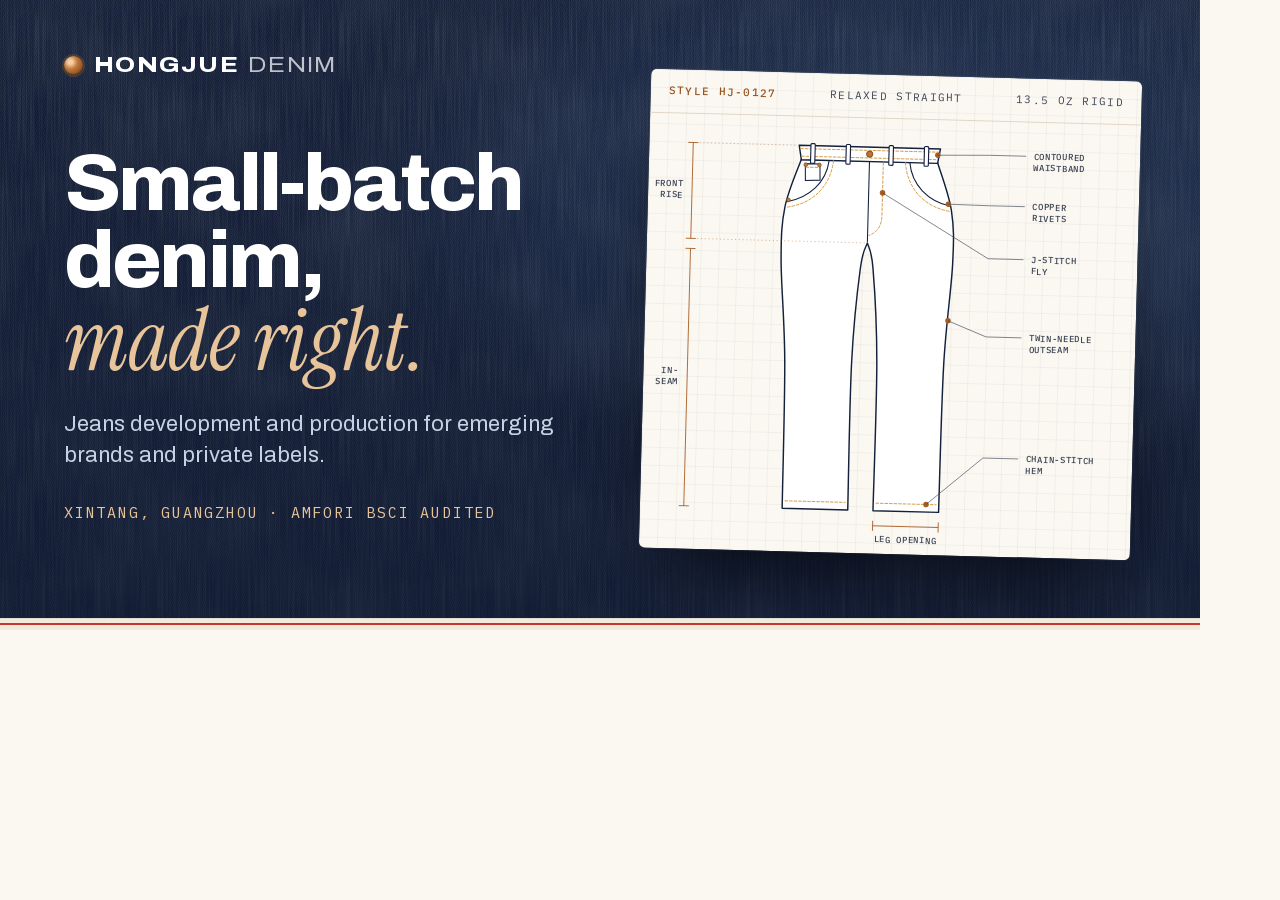
<file: jeans-export/tools/og.html>
<!doctype html>
<!-- Template for website/assets/img/og-image.png (1200x630). Rebuild: python3 tools/flats.py && node tools/render.js og -->
<html lang="en">
<head>
<meta charset="utf-8">
<link rel="stylesheet" href="../website/assets/css/styles.css">
<style>
  html, body { margin: 0; width: 1200px; height: 630px; overflow: hidden; }
  .og { position: relative; width: 1200px; height: 630px; display: grid; grid-template-columns: 1.1fr 1fr; gap: 40px; align-items: center; padding: 0 64px; box-sizing: border-box; }
  .og .wordmark { position: absolute; top: 48px; left: 64px; color: #fff; }
  .og h1 { font-size: 80px; font-weight: 780; font-stretch: 102%; line-height: 0.96; letter-spacing: -0.035em; margin: 40px 0 26px; }
  .og h1 em { color: var(--thread-light); font-size: 1.08em; }
  .og p { color: #c7d1e5; font-size: 22px; margin: 0; line-height: 1.45; }
  .og .meta { margin-top: 30px; font-family: var(--mono); font-size: 15px; letter-spacing: 0.12em; text-transform: uppercase; color: var(--thread-light); }
  .og .techpack { transform: rotate(1.5deg); }
  .og .techpack-body { padding: 6px 6px 0; }
  .og > .selvedge { position: absolute; left: 0; right: 0; bottom: 0; }
</style>
</head>
<body>
  <div class="og denim">
    <span class="wordmark wordmark-lg"><span class="rivet"></span><span class="wordmark-text">Hongjue<span>Denim</span></span></span>
    <div>
      <h1>Small-batch denim, <em class="nowrap">made right.</em></h1>
      <p>Jeans development and production for emerging brands and private labels.</p>
      <p class="meta">Xintang, Guangzhou · amfori BSCI audited</p>
    </div>
    <figure class="techpack">
      <div class="techpack-head"><span>Style HJ-0127</span><span>Relaxed straight</span><span>13.5 oz rigid</span></div>
      <div class="techpack-body"><!--@flat:hero--><svg class="techpack-svg" viewBox="0 0 380 340" role="img" aria-labelledby="hero-flat-title"><title id="hero-flat-title">Technical flat of a straight-leg jean with construction callouts</title><g transform="translate(70,14)" class="hero-jeans"><path class="fl-body fl-draw" pathLength="1" d="M46,15 L154,15 C156,21.3 163.7,39.7 166,53 C168.3,66.3 168.5,74.7 168,95 C167.5,115.3 164,142.2 163,175 C162,207.8 162.2,272.5 162,292 L110,292 C110,272.5 110.8,207 110,175 C109.2,143 106.7,115.8 105,100 C103.3,84.2 100.8,83.3 100,80 C99.2,83.3 96.7,84.2 95,100 C93.3,115.8 90.8,143 90,175 C89.2,207 90,272.5 90,292 L38,292 C37.8,272.5 38,207.8 37,175 C36,142.2 32.5,115.3 32,95 C31.5,74.7 31.7,66.3 34,53 C36.3,39.7 44,21.3 46,15 Z"/><path class="fl-band fl-draw" pathLength="1" d="M44,4 L156,4 L154,15.5 L46,15.5 Z"/><path class="fl-detail fl-draw" pathLength="1" d="M68,15.5 C66,33 53,45.5 35.4,49"/><path class="fl-detail fl-draw" pathLength="1" d="M132,15.5 C134,33 147,45.5 164.6,49"/><path class="fl-detail fl-draw" pathLength="1" d="M100,15.5 L100,79"/><path class="fl-detail fl-draw" pathLength="1" d="M49.2,18.4 L60.8,18.4 L61.2,31.2 L49.6,31.8 Z"/><g class="fl-stitches"><path class="fl-stitch" d="M46,12.6 L154,12.6 M45.2,6.6 L154.8,6.6"/><path class="fl-stitch" d="M71.5,15.5 C69.5,36 56,50 35.9,53.2 M128.5,15.5 C130.5,36 144,50 164.1,53.2"/><path class="fl-stitch" d="M111,16 L111,58 Q111,70 101,74"/><path class="fl-stitch" d="M49.8,21.2 L60.6,21.2"/><path class="fl-stitch" d="M40.1,286 L87.8,286 M112.2,286 L159.9,286"/></g><rect class="fl-loop" x="53.3" y="2.4" width="3.4" height="15.6" rx="0.8"/><rect class="fl-loop" x="81.3" y="2.4" width="3.4" height="15.6" rx="0.8"/><rect class="fl-loop" x="115.3" y="2.4" width="3.4" height="15.6" rx="0.8"/><rect class="fl-loop" x="143.3" y="2.4" width="3.4" height="15.6" rx="0.8"/><circle class="fl-button" cx="100" cy="9.6" r="2.5"/><circle class="fl-rivet" cx="36.6" cy="47.6" r="1.5"/><circle class="fl-rivet" cx="163.4" cy="47.6" r="1.5"/><circle class="fl-rivet" cx="49.6" cy="19.2" r="1.5"/><circle class="fl-rivet" cx="60.4" cy="19.2" r="1.5"/></g><g class="tp-annotations"><path class="tp-dim" d="M30,18 L30,94 M26,18 L34,18 M26,94 L34,94"/><path class="tp-guide" d="M35,18 L113,18 M35,94 L169,94"/><text class="tp-label" x="23" y="53" text-anchor="end">FRONT</text><text class="tp-label" x="23" y="62" text-anchor="end">RISE</text><path class="tp-dim" d="M30,102 L30,306 M26,102 L34,102 M26,306 L34,306"/><text class="tp-label" x="23" y="201" text-anchor="end">IN-</text><text class="tp-label" x="23" y="210" text-anchor="end">SEAM</text><path class="tp-dim" d="M180,318 L232,318 M180,314 L180,322 M232,314 L232,322"/><text class="tp-label" x="206" y="331" text-anchor="middle">LEG OPENING</text><g class="tp-callout" style="--i:0"><circle class="tp-dot" cx="224" cy="23" r="2.2"/><path class="tp-leader" d="M224,23 L266,22 L294,22"/><text class="tp-label" x="300" y="24.5" text-anchor="start">CONTOURED</text><text class="tp-label" x="300" y="33.5" text-anchor="start">WAISTBAND</text></g><g class="tp-callout" style="--i:1"><circle class="tp-dot" cx="233.4" cy="61.6" r="2.2"/><path class="tp-leader" d="M233.4,61.6 L266,62 L294,62"/><text class="tp-label" x="300" y="64.5" text-anchor="start">COPPER</text><text class="tp-label" x="300" y="73.5" text-anchor="start">RIVETS</text></g><g class="tp-callout" style="--i:2"><circle class="tp-dot" cx="181" cy="54" r="2.2"/><path class="tp-leader" d="M181,54 L266,104 L294,104"/><text class="tp-label" x="300" y="106.5" text-anchor="start">J-STITCH</text><text class="tp-label" x="300" y="115.5" text-anchor="start">FLY</text></g><g class="tp-callout" style="--i:3"><circle class="tp-dot" cx="235.5" cy="154" r="2.2"/><path class="tp-leader" d="M235.5,154 L266,166 L294,166"/><text class="tp-label" x="300" y="168.5" text-anchor="start">TWIN-NEEDLE</text><text class="tp-label" x="300" y="177.5" text-anchor="start">OUTSEAM</text></g><g class="tp-callout" style="--i:4"><circle class="tp-dot" cx="221.9" cy="300" r="2.2"/><path class="tp-leader" d="M221.9,300 L266,262 L294,262"/><text class="tp-label" x="300" y="264.5" text-anchor="start">CHAIN-STITCH</text><text class="tp-label" x="300" y="273.5" text-anchor="start">HEM</text></g></g></svg><!--@end--></div>
    </figure>
    <div class="selvedge"></div>
  </div>
</body>
</html>
</file>
<file: jeans-export/website/assets/css/styles.css>
/* =========================================================
   Hongjue Denim — B2B factory site
   Indigo denim · raw ecru cotton · copper rivets · gold topstitch
   ========================================================= */

/* ---------- Fonts (self-hosted, SIL Open Font License) ---------- */
@font-face {
  font-family: "Archivo";
  src: url("../fonts/archivo-normal-100-900.woff2") format("woff2");
  font-weight: 100 900;
  font-stretch: 62% 125%;
  font-style: normal;
  font-display: swap;
}
@font-face {
  font-family: "Instrument Serif";
  src: url("../fonts/instrument-serif-italic-400.woff2") format("woff2");
  font-weight: 400;
  font-style: italic;
  font-display: swap;
}
@font-face {
  font-family: "Instrument Serif";
  src: url("../fonts/instrument-serif-normal-400.woff2") format("woff2");
  font-weight: 400;
  font-style: normal;
  font-display: swap;
}
@font-face {
  font-family: "IBM Plex Mono";
  src: url("../fonts/ibm-plex-mono-normal-400.woff2") format("woff2");
  font-weight: 400;
  font-display: swap;
}
@font-face {
  font-family: "IBM Plex Mono";
  src: url("../fonts/ibm-plex-mono-normal-500.woff2") format("woff2");
  font-weight: 500;
  font-display: swap;
}

/* ---------- Tokens ---------- */
:root {
  --rinse: #0e1830;
  --indigo-900: #14213d;
  --indigo-800: #1c2d52;
  --indigo-700: #26406f;
  --indigo-500: #4a6a9c;
  --indigo-300: #9db1d1;
  --indigo-200: #c5d2e6;
  --indigo-100: #e4e9f2;

  --ecru-50: #fbf8f2;
  --ecru-100: #f4eee3;
  --ecru-200: #ebe2d2;
  --paper: #ffffff;

  --ink: #121722;
  --ink-2: #3a4252;
  --muted: #5d6676;
  --line: #e0d7c6;
  --line-strong: #cfc3ad;

  --thread: #d29a3f;
  --thread-light: #e8c49b;
  --copper: #a85d24;
  --copper-600: #8f4e1c;
  --copper-text: #96531f;
  --selvedge: #c23a2f;

  --sans: "Archivo", "Helvetica Neue", Arial, system-ui, sans-serif;
  --serif: "Instrument Serif", "Iowan Old Style", Georgia, serif;
  --mono: "IBM Plex Mono", ui-monospace, SFMono-Regular, Menlo, Consolas, monospace;

  --wrap: 1200px;
  --gutter: 28px;
  --radius: 14px;
  --ease: cubic-bezier(0.22, 1, 0.36, 1);
  --header-h: 72px;
}

/* ---------- Base ---------- */
*, *::before, *::after { box-sizing: border-box; }
[hidden] { display: none !important; }
html { scroll-behavior: smooth; scroll-padding-top: 84px; -webkit-text-size-adjust: 100%; }
body {
  margin: 0;
  font-family: var(--sans);
  font-size: 17px;
  line-height: 1.6;
  color: var(--ink);
  background: var(--ecru-50);
  -webkit-font-smoothing: antialiased;
  -moz-osx-font-smoothing: grayscale;
  text-rendering: optimizeLegibility;
}
img, svg { display: block; max-width: 100%; }
a { color: inherit; }
p { margin: 0 0 1em; }
h1, h2, h3 { margin: 0; font-weight: 750; letter-spacing: -0.022em; line-height: 1.04; }
h1 em, h2 em, .statement .num {
  font-family: var(--serif);
  font-style: italic;
  font-weight: 400;
  letter-spacing: -0.005em;
}
h2 { font-size: clamp(2.05rem, 4.2vw, 3.3rem); font-stretch: 104%; }
h2 em { color: var(--copper-text); font-size: 1.06em; }
h3 { font-size: 1.2rem; letter-spacing: -0.01em; line-height: 1.2; font-weight: 700; }

.wrap { width: 100%; max-width: var(--wrap); margin: 0 auto; padding: 0 var(--gutter); }
.section { padding: clamp(84px, 11vw, 140px) 0; }
.nowrap { white-space: nowrap; }
.sr-only { position: absolute; width: 1px; height: 1px; overflow: hidden; clip: rect(0 0 0 0); white-space: nowrap; }

.skip-link {
  position: absolute; left: 16px; top: -48px; z-index: 100;
  background: #fff; color: var(--ink); padding: 10px 14px; border-radius: 8px;
  font-weight: 600; text-decoration: none;
}
.skip-link:focus { top: 12px; }
:focus-visible { outline: 2px solid var(--thread); outline-offset: 3px; border-radius: 4px; }

/* Mono labels */
.label, .kicker {
  font-family: var(--mono);
  font-size: 0.74rem;
  font-weight: 500;
  letter-spacing: 0.14em;
  text-transform: uppercase;
}
.label { color: var(--muted); margin: 0; }
.kicker {
  display: inline-flex; align-items: center; gap: 12px;
  color: var(--copper-text);
  margin: 0 0 22px;
}
.kicker::before { content: ""; width: 26px; height: 1px; background: currentColor; opacity: 0.7; }

.section-head {
  display: grid;
  grid-template-columns: 1.15fr 1fr;
  gap: 32px 64px;
  align-items: end;
  margin-bottom: clamp(40px, 6vw, 64px);
}
.section-intro { color: var(--muted); font-size: 1.06rem; max-width: 34rem; margin: 0; }

/* ---------- Denim backgrounds ---------- */
.denim {
  position: relative;
  color: #fff;
  background-color: var(--indigo-900);
  background-image:
    radial-gradient(ellipse 80% 70% at 78% 30%, rgba(90, 125, 180, 0.28), transparent 65%),
    linear-gradient(180deg, rgba(14, 24, 48, 0.15), rgba(14, 24, 48, 0.6)),
    url("../img/denim-indigo.webp");
  background-size: auto, auto, 400px 400px;
}
.denim .kicker { color: var(--thread-light); }
.denim h2 em, .denim h1 em { color: var(--thread-light); }

.selvedge {
  height: 12px;
  background: linear-gradient(to bottom, #f1eadd 0 5px, var(--selvedge) 5px 7px, #f1eadd 7px 12px);
  box-shadow: inset 0 1px 0 rgba(0, 0, 0, 0.06);
}

/* ---------- Buttons ---------- */
.btn {
  --bg: var(--copper);
  display: inline-flex; align-items: center; justify-content: center; gap: 10px;
  font: 600 0.98rem/1 var(--sans);
  letter-spacing: 0.005em;
  padding: 17px 26px;
  border-radius: 999px;
  background: var(--bg);
  color: #fff;
  text-decoration: none;
  border: 1px solid transparent;
  cursor: pointer;
  box-shadow: inset 0 -2px 0 rgba(0, 0, 0, 0.16), 0 10px 24px -14px rgba(168, 93, 36, 0.9);
  transition: background-color 0.2s ease, transform 0.2s var(--ease), box-shadow 0.2s ease;
}
.btn::after { content: "→"; font-family: var(--mono); transition: transform 0.25s var(--ease); }
.btn:hover { --bg: var(--copper-600); }
.btn:hover::after { transform: translateX(3px); }
.btn:active { transform: translateY(1px); }
.btn-ghost {
  --bg: transparent;
  border-color: rgba(255, 255, 255, 0.32);
  box-shadow: none;
}
.btn-ghost::after { content: "↓"; }
.btn-ghost:hover { --bg: rgba(255, 255, 255, 0.08); border-color: rgba(255, 255, 255, 0.7); }
.btn-ghost:hover::after { transform: translateY(2px); }
.btn-dark { --bg: var(--indigo-900); box-shadow: inset 0 -2px 0 rgba(0, 0, 0, 0.3); }
.btn-dark:hover { --bg: var(--indigo-700); }
.btn-sm { padding: 11px 18px; font-size: 0.9rem; box-shadow: none; }
.btn-sm::after { display: none; }
.btn-block { width: 100%; }

/* ---------- Header ---------- */
.site-header {
  position: fixed; inset: 0 0 auto 0; z-index: 50;
  color: #fff;
  transition: background-color 0.3s ease, box-shadow 0.3s ease, backdrop-filter 0.3s ease;
}
.site-header.is-scrolled {
  background: rgba(14, 24, 48, 0.88);
  backdrop-filter: saturate(140%) blur(12px);
  -webkit-backdrop-filter: saturate(140%) blur(12px);
  box-shadow: 0 1px 0 rgba(255, 255, 255, 0.06);
}
.header-inner { display: flex; align-items: center; justify-content: space-between; height: var(--header-h); }

.wordmark { display: inline-flex; align-items: center; gap: 11px; text-decoration: none; color: inherit; }
.wordmark-text {
  font-weight: 800; font-stretch: 118%; text-transform: uppercase;
  letter-spacing: 0.06em; font-size: 1.02rem;
}
.wordmark-text span { font-weight: 400; margin-left: 0.42em; opacity: 0.72; }
.rivet {
  flex: none; width: 15px; height: 15px; border-radius: 50%;
  background: radial-gradient(circle at 34% 32%, #f3cfa6 0 12%, #c27a3e 38%, #8a4a1b 78%, #6a3612);
  box-shadow: 0 0 0 2px rgba(194, 122, 62, 0.22), inset 0 -1px 1px rgba(0, 0, 0, 0.3);
}
.wordmark-lg .wordmark-text { font-size: 1.35rem; }
.wordmark-lg .rivet { width: 19px; height: 19px; }

.site-nav { display: flex; align-items: center; gap: 30px; }
.site-nav a:not(.btn) {
  color: rgba(255, 255, 255, 0.78); text-decoration: none; font-size: 0.93rem; font-weight: 500;
  position: relative; padding: 6px 0;
}
.site-nav a:not(.btn)::after {
  content: ""; position: absolute; left: 0; right: 0; bottom: 0; height: 1px;
  background: var(--thread); transform: scaleX(0); transform-origin: left; transition: transform 0.3s var(--ease);
}
.site-nav a:not(.btn):hover { color: #fff; }
.site-nav a:not(.btn):hover::after { transform: scaleX(1); }
.pick-count {
  display: inline-grid; place-items: center; min-width: 20px; height: 20px; padding: 0 6px;
  border-radius: 999px; background: #fff; color: var(--copper-600);
  font: 600 0.72rem/1 var(--mono);
}

.nav-toggle {
  display: none; width: 44px; height: 44px; border-radius: 10px;
  background: transparent; border: 1px solid rgba(255, 255, 255, 0.28); color: #fff; cursor: pointer;
  position: relative;
}
.nav-toggle-bars, .nav-toggle-bars::before, .nav-toggle-bars::after {
  position: absolute; left: 12px; right: 12px; height: 1.5px; background: currentColor; border-radius: 2px;
  transition: transform 0.3s var(--ease), opacity 0.2s ease;
}
.nav-toggle-bars { top: 21px; }
.nav-toggle-bars::before, .nav-toggle-bars::after { content: ""; left: 0; right: 0; }
.nav-toggle-bars::before { top: -6px; }
.nav-toggle-bars::after { top: 6px; }
.nav-toggle[aria-expanded="true"] .nav-toggle-bars { background: transparent; }
.nav-toggle[aria-expanded="true"] .nav-toggle-bars::before { transform: translateY(6px) rotate(45deg); background: #fff; }
.nav-toggle[aria-expanded="true"] .nav-toggle-bars::after { transform: translateY(-6px) rotate(-45deg); background: #fff; }

/* ---------- Hero ---------- */
.hero { padding: calc(var(--header-h) + clamp(48px, 8vw, 104px)) 0 clamp(88px, 10vw, 128px); overflow: hidden; }
.hero-grid { display: grid; grid-template-columns: 1.08fr 1fr; gap: clamp(40px, 6vw, 88px); align-items: center; }
.hero h1 {
  font-size: clamp(3rem, 6.1vw, 5.4rem);
  font-weight: 780;
  font-stretch: 102%;
  line-height: 0.96;
  letter-spacing: -0.035em;
  margin-bottom: 30px;
}
.hero h1 em { display: inline-block; font-size: 1.08em; letter-spacing: -0.01em; }
.lede { font-size: clamp(1.06rem, 1.5vw, 1.2rem); line-height: 1.62; color: #c7d1e5; max-width: 33rem; margin-bottom: 36px; }
.hero-ctas { display: flex; flex-wrap: wrap; gap: 14px; margin-bottom: 40px; }
.hero-proof {
  list-style: none; padding: 0; margin: 0;
  display: flex; flex-wrap: wrap; gap: 10px 22px;
  font-family: var(--mono); font-size: 0.74rem; letter-spacing: 0.1em; text-transform: uppercase; color: var(--indigo-300);
}
.hero-proof li { display: inline-flex; align-items: center; gap: 9px; }
.hero-proof li::before { content: ""; width: 6px; height: 6px; border-radius: 50%; background: var(--thread); }
.hero > .selvedge { position: absolute; left: 0; right: 0; bottom: 0; }

/* Tech-pack sheet */
.techpack {
  margin: 0;
  color: var(--ink);
  background-color: var(--ecru-50);
  background-image:
    linear-gradient(rgba(20, 33, 61, 0.045) 1px, transparent 1px),
    linear-gradient(90deg, rgba(20, 33, 61, 0.045) 1px, transparent 1px);
  background-size: 18px 18px;
  border-radius: 6px;
  box-shadow: 0 40px 80px -30px rgba(0, 0, 0, 0.7), 0 0 0 1px rgba(255, 255, 255, 0.05);
  transform: rotate(1.2deg);
  transition: transform 0.6s var(--ease);
}
.techpack:hover { transform: rotate(0deg) translateY(-4px); }
.techpack-head, .techpack-foot {
  display: flex; justify-content: space-between; gap: 12px;
  font-family: var(--mono); font-size: 0.68rem; letter-spacing: 0.12em; text-transform: uppercase; color: var(--ink-2);
  padding: 13px 18px;
}
.techpack-head { border-bottom: 1px solid var(--line); }
.techpack-head span:first-child { color: var(--copper-text); font-weight: 500; }
.techpack-foot { border-top: 1px solid var(--line); color: var(--muted); }
.techpack-body { padding: 14px 10px 6px; }
.techpack-svg { width: 100%; height: auto; }

/* SVG flat styles (hero + fit library) */
.fl-body, .fl-band, .fl-loop { fill: var(--paper); stroke: var(--indigo-900); stroke-width: 1.15; stroke-linejoin: round; }
.fl-loop { stroke-width: 0.9; }
.fl-detail { fill: none; stroke: var(--indigo-900); stroke-width: 0.85; stroke-linecap: round; stroke-linejoin: round; }
.fl-stitch { fill: none; stroke: var(--thread); stroke-width: 0.75; stroke-dasharray: 2.1 1.5; stroke-linecap: round; }
.fl-button { fill: #b8743a; stroke: #7e4419; stroke-width: 0.7; }
.fl-rivet { fill: #c07a3c; stroke: #7e4419; stroke-width: 0.5; }
.tp-dim { fill: none; stroke: var(--copper); stroke-width: 0.7; }
.tp-guide { fill: none; stroke: var(--copper); stroke-width: 0.45; stroke-dasharray: 1 2; opacity: 0.7; }
.tp-leader { fill: none; stroke: var(--ink-2); stroke-width: 0.5; }
.tp-dot { fill: var(--copper); }
.tp-label { font-family: var(--mono); font-size: 7px; font-weight: 500; letter-spacing: 0.08em; fill: var(--ink-2); }

/* Hero flat draw-in */
.js .hero-jeans .fl-draw { stroke-dasharray: 1; stroke-dashoffset: 1; fill-opacity: 0; animation: draw 1.7s var(--ease) 0.25s forwards, fill-in 0.8s ease 1.4s forwards; }
.js .hero-jeans .fl-detail { animation-delay: 0.7s, 1.4s; }
.js .hero-jeans .fl-stitches,
.js .hero-jeans .fl-loop,
.js .hero-jeans .fl-button,
.js .hero-jeans .fl-rivet { opacity: 0; animation: fade 0.7s ease 1.5s forwards; }
.js .tp-annotations > path, .js .tp-annotations > text { opacity: 0; animation: fade 0.8s ease 1.7s forwards; }
.js .tp-callout { opacity: 0; transform: translateX(-6px); animation: callout 0.7s var(--ease) forwards; animation-delay: calc(1.9s + var(--i) * 0.12s); }
@keyframes draw { to { stroke-dashoffset: 0; } }
@keyframes fill-in { to { fill-opacity: 1; } }
@keyframes fade { to { opacity: 1; } }
@keyframes callout { to { opacity: 1; transform: none; } }

/* ---------- Trust bar ---------- */
.trustbar { background: var(--ecru-100); border-bottom: 1px solid var(--line); }
.trust-grid { display: grid; grid-template-columns: repeat(4, 1fr); }
.trust-item { padding: 30px 26px 26px; border-left: 1px solid var(--line); }
.trust-item:first-child { border-left: 0; padding-left: 0; }
.trust-item p:last-child { margin: 8px 0 0; font-weight: 600; font-size: 0.98rem; line-height: 1.35; }

/* ---------- Who ---------- */
.statement {
  font-size: clamp(2.2rem, 5.4vw, 4.4rem);
  font-weight: 720;
  font-stretch: 104%;
  line-height: 1.02;
  max-width: 17ch;
  margin-bottom: clamp(56px, 8vw, 96px);
}
.statement .num { color: var(--copper-text); font-size: 1.1em; }
.who-grid { display: grid; grid-template-columns: repeat(3, 1fr); gap: 40px; }
.who-item { border-top: 1px solid var(--line-strong); padding-top: 26px; }
.who-index {
  display: inline-grid; place-items: center; width: 34px; height: 34px; margin-bottom: 22px;
  border: 1px dashed var(--thread); border-radius: 50%;
  font: 500 0.78rem/1 var(--mono); color: var(--copper-text);
}
.who-item h3 { margin-bottom: 10px; }
.who-item p { color: var(--muted); margin: 0; }

/* ---------- Fits ---------- */
.fits { background: var(--ecru-100); }
.fit-grid { list-style: none; padding: 0; margin: 0; display: grid; grid-template-columns: repeat(3, 1fr); gap: 22px; }
.fit-card {
  background: var(--paper);
  border: 1px solid var(--line);
  border-radius: var(--radius);
  overflow: hidden;
  display: flex; flex-direction: column;
  transition: transform 0.4s var(--ease), box-shadow 0.4s var(--ease), border-color 0.3s ease;
}
.fit-card:hover { transform: translateY(-4px); box-shadow: 0 28px 50px -30px rgba(20, 33, 61, 0.45); }
.fit-card.is-picked { border-color: var(--indigo-700); box-shadow: 0 0 0 1px var(--indigo-700); }
.fit-art {
  background-color: var(--ecru-50);
  background-image:
    linear-gradient(rgba(20, 33, 61, 0.04) 1px, transparent 1px),
    linear-gradient(90deg, rgba(20, 33, 61, 0.04) 1px, transparent 1px);
  background-size: 16px 16px;
  padding: 30px 24px 22px;
  border-bottom: 1px solid var(--line);
}
.flat { height: 270px; width: auto; margin: 0 auto; overflow: visible; }
.flat .fl-body, .flat .fl-band { stroke-width: 1.35; }
.flat .fl-detail { stroke-width: 1; }
.flat .fl-stitch { stroke-width: 0.95; }
.flat .fl-stitch { transition: stroke 0.3s ease; }
.fit-card:hover .flat .fl-stitch { stroke: var(--copper); }
.fit-meta { padding: 22px 24px 24px; display: flex; flex-direction: column; align-items: flex-start; flex: 1; }
.fit-meta .label { color: var(--copper-text); margin-bottom: 6px; }
.fit-meta h3 { font-size: 1.4rem; font-stretch: 106%; }
.fit-meta p:not(.label) { color: var(--muted); margin: 8px 0 20px; font-size: 0.97rem; }
.fit-meta .pick { margin-top: auto; }

/* Pick (add-to-inquiry) toggle */
.pick {
  display: inline-flex; align-items: center; gap: 8px;
  font: 500 0.72rem/1 var(--mono); letter-spacing: 0.12em; text-transform: uppercase;
  color: var(--indigo-800);
  padding: 10px 14px 10px 12px;
  background: transparent;
  border: 1px solid var(--line-strong);
  border-radius: 999px;
  cursor: pointer;
  transition: background-color 0.2s ease, color 0.2s ease, border-color 0.2s ease;
}
.pick::before {
  content: "+"; display: inline-grid; place-items: center; width: 16px; height: 16px; border-radius: 50%;
  background: var(--indigo-100); color: var(--indigo-800); font-size: 0.85rem; line-height: 1;
  transition: background-color 0.2s ease, color 0.2s ease;
}
.pick:hover { border-color: var(--indigo-700); }
.pick[aria-pressed="true"] { background: var(--indigo-900); border-color: var(--indigo-900); color: #fff; }
.pick[aria-pressed="true"]::before { content: "✓"; background: var(--thread); color: var(--indigo-900); font-size: 0.66rem; }

/* ---------- Washes ---------- */
.washes { background: var(--ecru-50); }
.wash-grid { list-style: none; padding: 0; margin: 0; display: grid; grid-template-columns: repeat(6, 1fr); gap: 22px; }
.wash img {
  width: 100%; height: auto; aspect-ratio: 4 / 5; object-fit: cover;
  /* pinking-shears edge, top and bottom */
  --z: 9px;
  -webkit-mask:
    conic-gradient(from 135deg at top, #0000, #000 1deg 89deg, #0000 90deg) top / calc(2 * var(--z)) 51% repeat-x,
    conic-gradient(from -45deg at bottom, #0000, #000 1deg 89deg, #0000 90deg) bottom / calc(2 * var(--z)) 51% repeat-x;
  mask:
    conic-gradient(from 135deg at top, #0000, #000 1deg 89deg, #0000 90deg) top / calc(2 * var(--z)) 51% repeat-x,
    conic-gradient(from -45deg at bottom, #0000, #000 1deg 89deg, #0000 90deg) bottom / calc(2 * var(--z)) 51% repeat-x;
  transition: transform 0.5s var(--ease);
}
.wash { display: flex; flex-direction: column; }
.swatch { filter: drop-shadow(0 18px 16px rgba(20, 33, 61, 0.18)); }
.wash:hover img { transform: translateY(-4px) rotate(-0.6deg); }
.wash-meta { padding: 16px 2px 0; display: flex; flex-direction: column; align-items: flex-start; flex: 1; }
.wash-meta .pick { margin-top: auto; }
.wash-meta h3 { font-size: 1.05rem; margin-bottom: 5px; }
.wash-meta .label { font-size: 0.66rem; letter-spacing: 0.1em; margin-bottom: 12px; }
.pick-light { padding: 8px 12px 8px 10px; font-size: 0.66rem; }
.footnote { margin: 34px 0 0; color: var(--muted); font-size: 0.88rem; }

/* ---------- Capabilities ---------- */
.capabilities { background: var(--ecru-100); }
.cap-grid { display: grid; grid-template-columns: 0.9fr 1.3fr; gap: clamp(40px, 7vw, 110px); align-items: start; }
.cap-head { position: sticky; top: 120px; }
.cap-head .section-intro { margin-top: 26px; }
.spec { margin: 0; border-bottom: 1px solid var(--line-strong); }
.spec-row { display: grid; grid-template-columns: 150px 1fr; gap: 24px; padding: 24px 0; border-top: 1px solid var(--line-strong); }
.spec-row dt { padding-top: 4px; color: var(--copper-text); }
.spec-row dd { margin: 0; font-size: 1.06rem; color: var(--ink); }

/* ---------- Process ---------- */
.process { background: var(--ecru-50); }
.gantt {
  margin: 0 0 64px;
  background: var(--paper);
  border: 1px solid var(--line);
  border-radius: var(--radius);
  padding: 28px 32px 30px;
  --name: 160px;
}
.gantt-axis, .gantt-row { display: grid; grid-template-columns: var(--name) 1fr; align-items: center; }
.gantt-axis { margin-bottom: 14px; }
.gantt-axis span {
  font: 500 0.68rem/1 var(--mono); letter-spacing: 0.08em; color: var(--muted); white-space: nowrap;
}
.gantt-axis { display: grid; grid-template-columns: var(--name) repeat(8, 1fr) 0; }
.gantt-axis span:first-child { grid-column: 2; }
.gantt-axis span:last-child { justify-self: end; transform: translateX(50%); }
.gantt-row { min-height: 46px; border-top: 1px dashed var(--line); }
.gantt-name { font-weight: 600; font-size: 0.95rem; padding-right: 14px; }
.gantt-row > .gantt-bar {
  position: relative; height: 30px;
  display: flex; align-items: center;
  margin-left: min(calc(var(--s) / 56 * 100%), calc(100% - 46px));
  width: calc((var(--e) - var(--s)) / 56 * 100%);
  min-width: 46px;
  background: linear-gradient(90deg, var(--indigo-800), var(--indigo-700));
  border-radius: 6px;
  color: #fff;
  font: 500 0.7rem/1 var(--mono); letter-spacing: 0.06em; text-transform: uppercase;
  padding: 0 10px; white-space: nowrap;
}
.gantt-you > .gantt-bar {
  background: repeating-linear-gradient(135deg, var(--ecru-100) 0 6px, var(--ecru-200) 6px 12px);
  color: var(--ink-2);
  border: 1px dashed var(--line-strong);
}
.gantt-row:last-child > .gantt-bar { background: linear-gradient(90deg, var(--copper), #c0773c); }
.gantt-row { background-image: repeating-linear-gradient(90deg, transparent 0, transparent calc(12.5% - 1px), rgba(20, 33, 61, 0.06) calc(12.5% - 1px), rgba(20, 33, 61, 0.06) 12.5%); background-size: calc(100% - var(--name)) 100%; background-position: right; background-repeat: no-repeat; }

.steps { list-style: none; padding: 0; margin: 0; display: grid; grid-template-columns: repeat(3, 1fr); gap: 0 40px; counter-reset: step; }
.steps li { counter-increment: step; padding: 26px 0 30px; border-top: 1px solid var(--line-strong); }
.steps li::before {
  content: counter(step, decimal-leading-zero);
  display: block; margin-bottom: 14px;
  font: 500 0.78rem/1 var(--mono); letter-spacing: 0.12em; color: var(--copper-text);
}
.steps h3 { margin-bottom: 8px; }
.steps p { color: var(--muted); margin: 0; font-size: 0.98rem; }

/* ---------- Terms ---------- */
.terms { background: var(--ecru-100); }
.terms-grid { display: grid; grid-template-columns: 1fr 1.15fr; gap: clamp(40px, 7vw, 100px); align-items: start; }
.terms h2 { margin-bottom: 26px; }
.us-note {
  margin-top: 36px;
  padding: 24px 26px 8px;
  background: var(--paper);
  border: 1px solid var(--line);
  border-left: 3px solid var(--copper);
  border-radius: 4px var(--radius) var(--radius) 4px;
}
.us-note .label { color: var(--copper-text); margin-bottom: 10px; }
.us-note p:not(.label) { color: var(--ink-2); font-size: 0.97rem; }
.terms-table { width: 100%; border-collapse: collapse; background: var(--paper); border: 1px solid var(--line); border-radius: var(--radius); overflow: hidden; }
.terms-table th, .terms-table td { text-align: left; vertical-align: top; padding: 20px 24px; border-bottom: 1px solid var(--line); }
.terms-table tr:last-child th, .terms-table tr:last-child td { border-bottom: 0; }
.terms-table th {
  width: 38%;
  font: 500 0.72rem/1.5 var(--mono); letter-spacing: 0.12em; text-transform: uppercase; color: var(--muted);
  padding-top: 23px;
}
.terms-table td { font-weight: 500; }

/* ---------- Xintang ---------- */
.xintang h2 { font-size: clamp(2.3rem, 5vw, 4rem); max-width: 14ch; margin-bottom: 26px; }
.xt-intro { color: #c7d1e5; font-size: 1.12rem; max-width: 36rem; margin-bottom: clamp(48px, 7vw, 80px); }
.stats { display: grid; grid-template-columns: repeat(3, 1fr); gap: 40px; }
.stat { border-top: 1px solid rgba(255, 255, 255, 0.18); padding-top: 26px; }
.stat-num {
  font-size: clamp(3.4rem, 8vw, 6.4rem); font-weight: 760; font-stretch: 112%;
  line-height: 0.9; letter-spacing: -0.04em; margin: 0 0 16px;
}
.stat-num > span:not(.tbd) { font-family: var(--serif); font-style: italic; font-weight: 400; color: var(--thread-light); font-size: 0.8em; margin-left: 4px; }
.stat-label { color: #c7d1e5; max-width: 20ch; margin: 0; }
.stat-label sup a { color: var(--thread-light); text-decoration: none; font-family: var(--mono); font-size: 0.7rem; margin-left: 2px; }
.source { margin: 56px 0 0; font-family: var(--mono); font-size: 0.72rem; letter-spacing: 0.04em; color: var(--indigo-300); }

/* ---------- Compliance ---------- */
.compliance { background: var(--ecru-50); }
.docs { display: grid; grid-template-columns: repeat(4, 1fr); gap: 22px; }
.doc {
  position: relative;
  background: var(--paper);
  border: 1px solid var(--line);
  border-radius: 4px;
  padding: 22px 22px 14px;
  box-shadow: 0 1px 0 var(--line), 0 6px 0 -3px var(--paper), 0 6px 0 -2px var(--line), 0 12px 0 -6px var(--paper), 0 12px 0 -5px var(--line);
  transition: transform 0.4s var(--ease);
}
.doc:hover { transform: translateY(-4px); }
.doc::after { /* folded corner */
  content: ""; position: absolute; top: -1px; right: -1px; width: 22px; height: 22px;
  background: linear-gradient(225deg, var(--ecru-50) 50%, var(--ecru-200) 50%);
  border-bottom-left-radius: 3px;
}
.doc-top { display: flex; flex-direction: column; gap: 10px; margin-bottom: 22px; }
.doc-top .label { font-size: 0.66rem; color: var(--copper-text); }
.doc-status {
  align-self: flex-start;
  font: 500 0.64rem/1 var(--mono); letter-spacing: 0.1em; text-transform: uppercase;
  color: var(--indigo-700); background: var(--indigo-100); border-radius: 999px; padding: 6px 10px;
}
.doc h3 { margin-bottom: 10px; font-size: 1.12rem; }
.doc p { color: var(--muted); font-size: 0.94rem; }

/* ---------- Factory ---------- */
.factory { background: var(--ecru-100); }
.flow {
  list-style: none; padding: 0; margin: 0 0 56px;
  display: grid; grid-template-columns: repeat(8, 1fr); gap: 0;
  position: relative;
}
.flow::before { /* thread line */
  content: ""; position: absolute; left: 6%; right: 6%; top: 27px;
  border-top: 2px dashed var(--thread);
}
.flow li {
  position: relative; text-align: center; font-weight: 600; font-size: 0.93rem; line-height: 1.3;
  padding: 0 6px; display: flex; flex-direction: column; align-items: center; gap: 14px;
}
.flow-n {
  display: grid; place-items: center; width: 56px; height: 56px; border-radius: 50%;
  background: var(--indigo-900); color: #fff;
  font: 500 0.78rem/1 var(--mono); letter-spacing: 0.06em;
  box-shadow: 0 0 0 6px var(--ecru-100);
  position: relative; z-index: 1;
}
.flow small { display: block; font: 500 0.64rem/1.6 var(--mono); letter-spacing: 0.1em; text-transform: uppercase; color: var(--copper-text); }
.flow-partner .flow-n { background: var(--ecru-50); color: var(--indigo-900); border: 1.5px dashed var(--indigo-700); }

.photo-grid { list-style: none; padding: 0; margin: 0 0 56px; display: grid; grid-template-columns: repeat(3, 1fr); gap: 18px; }
.photo-grid li { position: relative; border-radius: var(--radius); overflow: hidden; aspect-ratio: 4 / 3; }
.photo-grid img { width: 100%; height: 100%; object-fit: cover; }
.photo-grid span { position: absolute; left: 14px; bottom: 12px; color: #fff; font: 500 0.72rem/1 var(--mono); letter-spacing: 0.1em; text-transform: uppercase; text-shadow: 0 1px 8px rgba(0, 0, 0, 0.5); }

.tour {
  display: flex; align-items: center; justify-content: space-between; gap: 32px;
  background: var(--paper);
  border: 1px solid var(--line);
  border-radius: var(--radius);
  padding: 32px 36px;
}
.tour h3 { font-size: 1.4rem; margin-bottom: 8px; }
.tour p { color: var(--muted); margin: 0; max-width: 40rem; }
.tour .btn { flex: none; }

/* ---------- FAQ ---------- */
.faq { background: var(--ecru-50); }
.faq-grid { display: grid; grid-template-columns: 0.8fr 1.4fr; gap: clamp(40px, 7vw, 100px); align-items: start; }
.faq-list { border-bottom: 1px solid var(--line-strong); }
.faq-list details { border-top: 1px solid var(--line-strong); }
.faq-list summary {
  list-style: none; cursor: pointer;
  display: flex; justify-content: space-between; align-items: center; gap: 24px;
  padding: 24px 0;
  font-weight: 650; font-size: 1.1rem; letter-spacing: -0.01em;
}
.faq-list summary::-webkit-details-marker { display: none; }
.faq-list summary::after {
  content: ""; flex: none; width: 30px; height: 30px; border-radius: 50%;
  border: 1px solid var(--line-strong);
  background:
    linear-gradient(var(--ink), var(--ink)) center / 10px 1.5px no-repeat,
    linear-gradient(var(--ink), var(--ink)) center / 1.5px 10px no-repeat;
  transition: transform 0.3s var(--ease), background-color 0.2s ease;
}
.faq-list details[open] summary::after { transform: rotate(45deg); background-color: var(--ecru-200); }
.faq-list summary:hover::after { background-color: var(--ecru-100); }
.faq-list details > div { padding: 0 60px 24px 0; color: var(--muted); }
.faq-list details > div p { margin: 0; }

/* ---------- Quote ---------- */
.quote-grid { display: grid; grid-template-columns: 0.9fr 1.2fr; gap: clamp(40px, 7vw, 100px); align-items: start; }
.quote h2 { font-size: clamp(2.3rem, 4.6vw, 3.6rem); margin-bottom: 24px; }
.quote-copy > p:not(.kicker) { color: #c7d1e5; font-size: 1.1rem; max-width: 30rem; }
.next-steps { list-style: none; padding: 0; margin: 40px 0; display: grid; gap: 18px; }
.next-steps li { display: grid; grid-template-columns: 36px 1fr; gap: 14px; align-items: start; color: #dce3f0; }
.next-steps li span {
  display: grid; place-items: center; width: 30px; height: 30px; border-radius: 50%;
  border: 1px dashed var(--thread-light); color: var(--thread-light);
  font: 500 0.75rem/1 var(--mono);
}
.contact { list-style: none; padding: 0; margin: 0; border-top: 1px solid rgba(255, 255, 255, 0.14); }
.contact li { display: flex; gap: 18px; align-items: baseline; padding: 15px 0; border-bottom: 1px solid rgba(255, 255, 255, 0.14); }
.contact .label { width: 92px; color: var(--indigo-300); }
.contact a { color: #fff; text-decoration-color: rgba(255, 255, 255, 0.3); text-underline-offset: 4px; }

.quote-form {
  background: var(--paper);
  color: var(--ink);
  border-radius: 18px;
  padding: clamp(22px, 3.4vw, 36px);
  display: grid; gap: 16px;
  box-shadow: 0 40px 80px -40px rgba(0, 0, 0, 0.7);
}
.picks-box {
  border: 1px dashed var(--line-strong);
  background: var(--ecru-50);
  border-radius: 12px;
  padding: 16px 18px;
}
.picks-box .label { margin-bottom: 10px; color: var(--copper-text); }
.chips { list-style: none; padding: 0; margin: 0; display: flex; flex-wrap: wrap; gap: 8px; }
.chips:empty { display: none; }
.chip {
  display: inline-flex; align-items: center; gap: 6px;
  background: var(--indigo-900); color: #fff;
  border-radius: 999px; padding: 6px 6px 6px 12px;
  font-size: 0.86rem; font-weight: 500;
}
.chip button {
  display: grid; place-items: center; width: 22px; height: 22px; border-radius: 50%;
  border: 0; background: rgba(255, 255, 255, 0.14); color: #fff; cursor: pointer; font-size: 0.9rem; line-height: 1;
}
.chip button:hover { background: rgba(255, 255, 255, 0.28); }
.picks-empty { margin: 0; color: var(--muted); font-size: 0.92rem; }
.picks-empty a { color: var(--indigo-700); }
.field-row { display: grid; grid-template-columns: 1fr 1fr; gap: 16px; }
.field { display: grid; gap: 7px; }
.field > span { font-size: 0.84rem; font-weight: 600; color: var(--ink-2); }
.field input, .field select, .field textarea {
  width: 100%;
  font: 400 1rem/1.4 var(--sans);
  color: var(--ink);
  background: #fdfcf9;
  border: 1px solid #d9d0bf;
  border-radius: 10px;
  padding: 13px 14px;
  transition: border-color 0.2s ease, box-shadow 0.2s ease, background-color 0.2s ease;
}
.field select {
  appearance: none;
  background-image: linear-gradient(45deg, transparent 50%, var(--ink-2) 50%), linear-gradient(135deg, var(--ink-2) 50%, transparent 50%);
  background-position: calc(100% - 20px) 55%, calc(100% - 15px) 55%;
  background-size: 5px 5px;
  background-repeat: no-repeat;
  padding-right: 40px;
}
.field textarea { resize: vertical; min-height: 110px; }
.field input::placeholder, .field textarea::placeholder { color: #a39b8c; }
.field input:focus, .field select:focus, .field textarea:focus {
  outline: none; border-color: var(--indigo-700); background: #fff;
  box-shadow: 0 0 0 4px rgba(38, 64, 111, 0.12);
}
.field.is-invalid input { border-color: #b3261e; box-shadow: 0 0 0 4px rgba(179, 38, 30, 0.1); }
.form-status { margin: 0; min-height: 1.4em; font-size: 0.93rem; color: var(--muted); }
.form-status.ok { color: #1d7a46; }
.form-status.err { color: #b3261e; }

/* ---------- Footer ---------- */
.site-footer { background: var(--rinse); color: var(--indigo-300); }
.footer-grid { display: grid; grid-template-columns: 1.3fr 1fr 1.2fr; gap: 40px; padding-top: 72px; padding-bottom: 56px; }
.site-footer .wordmark { color: #fff; }
.footer-tag { margin: 18px 0 0; font-family: var(--serif); font-style: italic; font-size: 1.35rem; color: var(--thread-light); }
.footer-nav { display: grid; grid-template-columns: repeat(2, max-content); gap: 10px 40px; align-content: start; }
.footer-nav a { text-decoration: none; color: #c7d1e5; }
.footer-nav a:hover { color: #fff; }
.site-footer address { font-style: normal; font-size: 0.92rem; line-height: 1.7; }
.footer-base {
  display: flex; justify-content: space-between; gap: 16px; flex-wrap: wrap;
  padding-top: 22px; padding-bottom: 28px;
  border-top: 1px solid rgba(255, 255, 255, 0.08);
  font: 500 0.7rem/1.4 var(--mono); letter-spacing: 0.1em; text-transform: uppercase; color: #6f80a3;
}

/* ---------- Reveal on scroll ---------- */
.reveal-ready [data-reveal] { opacity: 0; transform: translateY(18px); transition: opacity 0.9s var(--ease), transform 0.9s var(--ease); transition-delay: var(--d, 0s); }
.reveal-ready [data-reveal].is-in { opacity: 1; transform: none; }

/* ---------- Draft mode ---------- */
.draft-pill { display: none; }
.draft .draft-pill:not([hidden]) {
  position: fixed; right: 16px; bottom: 16px; z-index: 60;
  display: inline-flex; align-items: center; gap: 12px;
  background: #fff8e6; color: #5e4300;
  border: 1px solid #edd38a; border-radius: 999px;
  padding: 8px 8px 8px 14px;
  font-size: 0.82rem;
  box-shadow: 0 12px 30px -12px rgba(0, 0, 0, 0.35);
}
.draft-dot { width: 8px; height: 8px; border-radius: 50%; background: #d69a1c; box-shadow: 0 0 0 4px rgba(214, 154, 28, 0.2); }
.draft-pill button {
  font: 600 0.78rem/1 var(--sans); color: #5e4300; background: #fde9b3; border: 0; border-radius: 999px; padding: 8px 12px; cursor: pointer;
}
.draft .tbd {
  text-decoration: underline dotted #d69a1c;
  text-decoration-thickness: 2px;
  text-underline-offset: 5px;
  text-decoration-skip-ink: none;
}
.draft.tbd-off .tbd { text-decoration: none; }

/* ---------- Responsive ---------- */
@media (max-width: 1080px) {
  .site-nav { gap: 22px; }
  .wash-grid { grid-template-columns: repeat(3, 1fr); gap: 28px 22px; }
  .docs { grid-template-columns: repeat(2, 1fr); }
  .flow { grid-template-columns: repeat(4, 1fr); row-gap: 36px; }
  .flow::before { display: none; }
  .flow li::after {
    content: ""; position: absolute; top: 27px; left: calc(50% + 34px); right: calc(-50% + 34px);
    border-top: 2px dashed var(--thread);
  }
  .flow li:nth-child(4n)::after, .flow li:last-child::after { display: none; }
}

@media (max-width: 900px) {
  :root { --header-h: 64px; }
  .nav-toggle { display: block; }
  .site-nav {
    position: fixed; inset: var(--header-h) 0 auto 0;
    flex-direction: column; align-items: stretch; gap: 0;
    background: var(--rinse);
    padding: 8px var(--gutter) 24px;
    border-bottom: 1px solid rgba(255, 255, 255, 0.08);
    transform: translateY(-8px); opacity: 0; visibility: hidden;
    transition: opacity 0.25s ease, transform 0.3s var(--ease), visibility 0s linear 0.3s;
  }
  .site-nav.is-open { transform: none; opacity: 1; visibility: visible; transition: opacity 0.25s ease, transform 0.3s var(--ease), visibility 0s; }
  .site-nav a:not(.btn) { padding: 15px 0; border-bottom: 1px solid rgba(255, 255, 255, 0.07); font-size: 1.05rem; }
  .site-nav a:not(.btn)::after { display: none; }
  .site-nav .btn { margin-top: 18px; padding: 15px; }
  .site-header.menu-open { background: var(--rinse); }

  .hero-grid, .section-head, .cap-grid, .terms-grid, .faq-grid, .quote-grid { grid-template-columns: 1fr; }
  .section-head { gap: 22px; }
  .techpack { transform: none; max-width: 560px; }
  .cap-head { position: static; }
  .trust-grid { grid-template-columns: repeat(2, 1fr); }
  .trust-item { padding: 24px 20px; border-left: 0; border-top: 1px solid var(--line); }
  .trust-item:nth-child(-n+2) { border-top: 0; }
  .trust-item:nth-child(odd) { padding-left: 0; }
  .trust-item:nth-child(even) { border-left: 1px solid var(--line); }
  .fit-grid { grid-template-columns: repeat(2, 1fr); }
  .who-grid, .steps { grid-template-columns: 1fr; gap: 0; }
  .who-item { padding-bottom: 30px; }
  .stats { grid-template-columns: 1fr; gap: 28px; }
  .tour { flex-direction: column; align-items: flex-start; }
}

@media (max-width: 640px) {
  :root { --gutter: 16px; }
  body { font-size: 16px; }
  .hero h1 { font-size: clamp(2.7rem, 12.5vw, 3.6rem); }
  .hero-ctas .btn { flex: 1 1 100%; }
  .techpack-head span:nth-child(3) { display: none; }
  .fit-grid { grid-template-columns: repeat(2, 1fr); gap: 12px; }
  .fit-art { padding: 18px 10px 14px; }
  .flat { height: 170px; }
  .fit-meta { padding: 14px 14px 16px; }
  .fit-meta h3 { font-size: 1.08rem; }
  .fit-meta p:not(.label) { font-size: 0.84rem; line-height: 1.45; margin: 6px 0 14px; }
  .fit-meta .pick { font-size: 0.6rem; padding: 8px 10px 8px 8px; letter-spacing: 0.08em; }
  .tp-label { font-size: 9.5px; }
  .wash-grid { grid-template-columns: repeat(2, 1fr); gap: 26px 16px; }
  .docs { grid-template-columns: 1fr; }
  .spec-row { grid-template-columns: 1fr; gap: 8px; padding: 20px 0; }
  .gantt { padding: 18px 16px 20px; --name: 0px; }
  .gantt-row { grid-template-columns: 1fr; padding: 10px 0 12px; }
  .gantt-name { font-size: 0.84rem; padding: 0 0 8px; }
  .gantt-row > .gantt-bar { font-size: 0.6rem; padding: 0 6px; height: 24px; min-width: 40px; margin-left: min(calc(var(--s) / 56 * 100%), calc(100% - 40px)); }
  .gantt-axis { grid-template-columns: repeat(8, 1fr) 0; }
  .gantt-axis span:first-child { grid-column: 1; }
  .gantt-axis span:not(:first-child):not(:last-child):nth-child(even) { visibility: hidden; }
  .terms-table th, .terms-table td { display: block; width: auto; padding: 0 18px; border: 0; }
  .terms-table th { padding-top: 18px; padding-bottom: 4px; }
  .terms-table td { padding-bottom: 18px; border-bottom: 1px solid var(--line); }
  .terms-table tr:last-child td { border-bottom: 0; }
  .flow { grid-template-columns: repeat(2, 1fr); }
  .flow li:nth-child(4n)::after { display: block; }
  .flow li:nth-child(2n)::after, .flow li:last-child::after { display: none; }
  .field-row { grid-template-columns: 1fr; }
  .footer-grid { grid-template-columns: 1fr; padding-top: 56px; }
  .faq-list details > div { padding-right: 0; }
  .draft .draft-pill:not([hidden]) { right: 12px; bottom: 12px; font-size: 0.76rem; gap: 8px; }
}

@media (prefers-reduced-motion: reduce) {
  html { scroll-behavior: auto; }
  *, *::before, *::after { animation-duration: 0.001ms !important; animation-delay: 0s !important; transition-duration: 0.001ms !important; }
  .reveal-ready [data-reveal] { opacity: 1; transform: none; }
}
</file>
